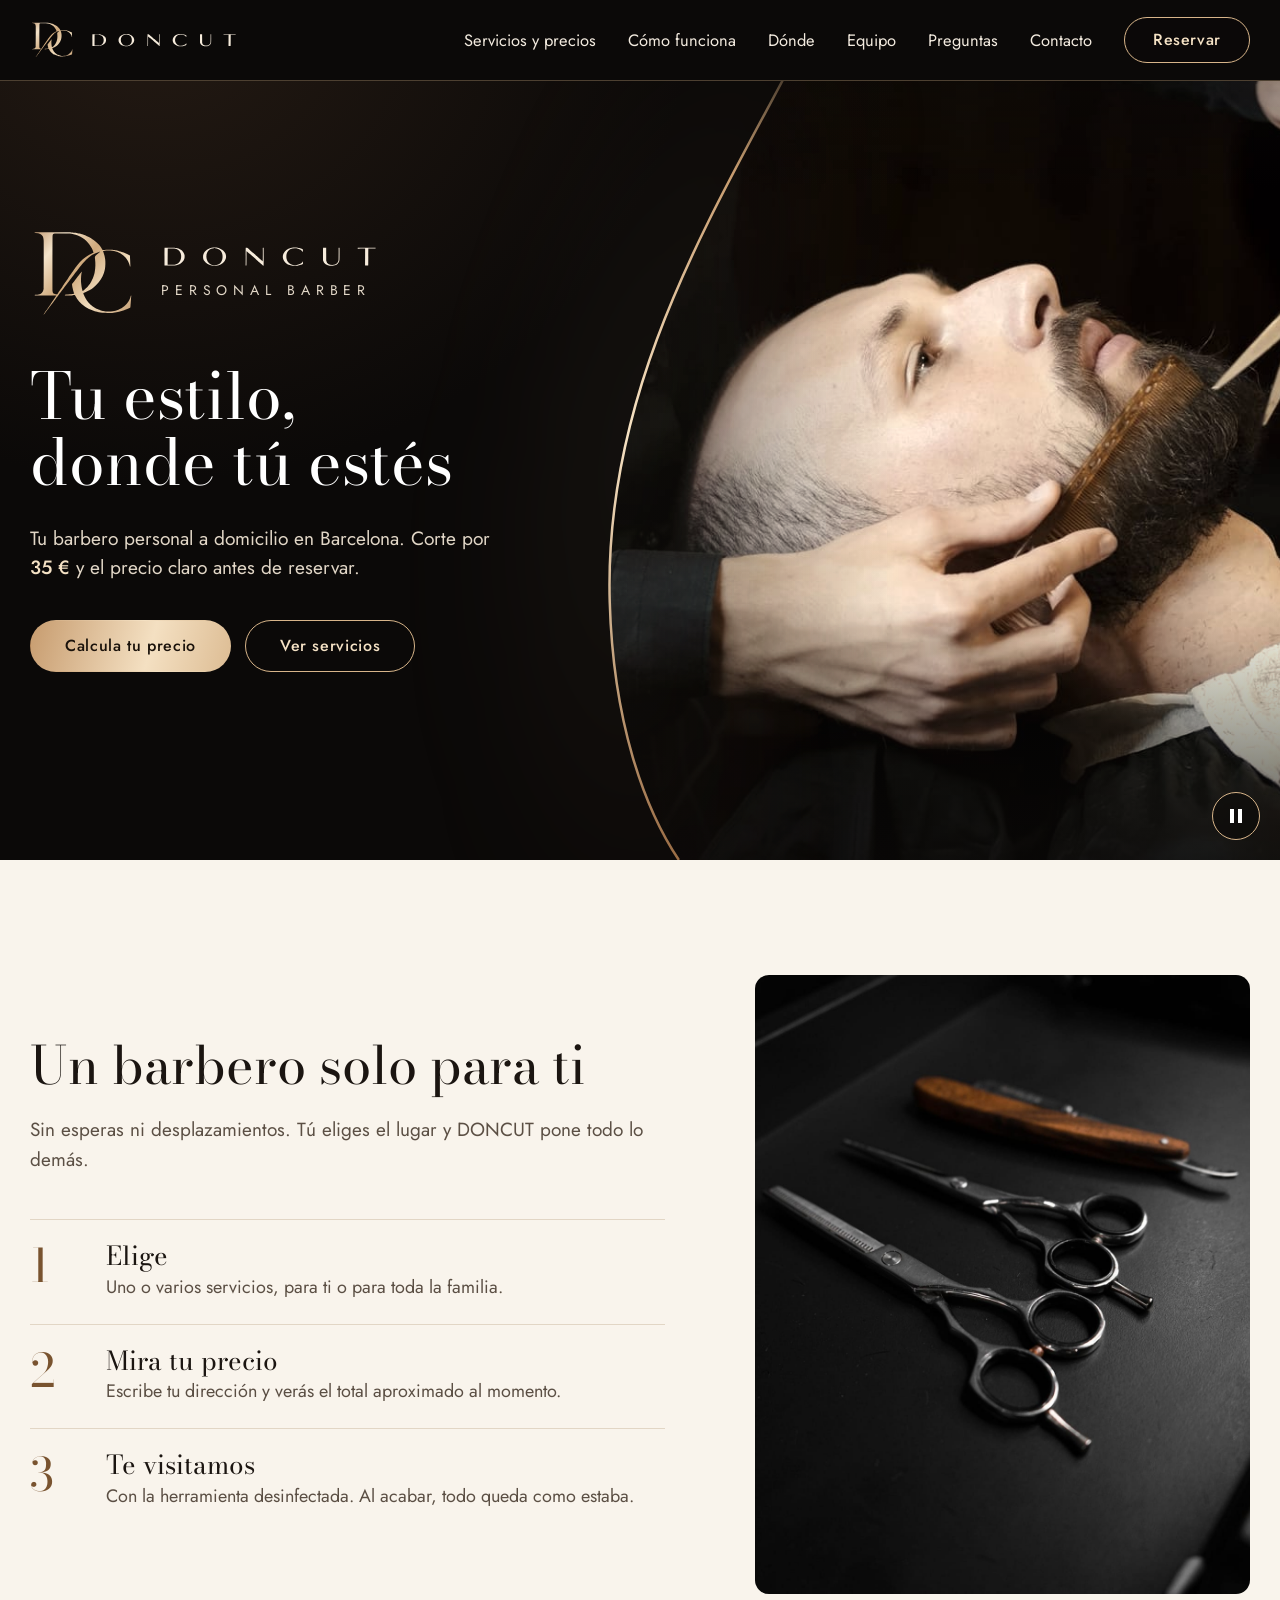
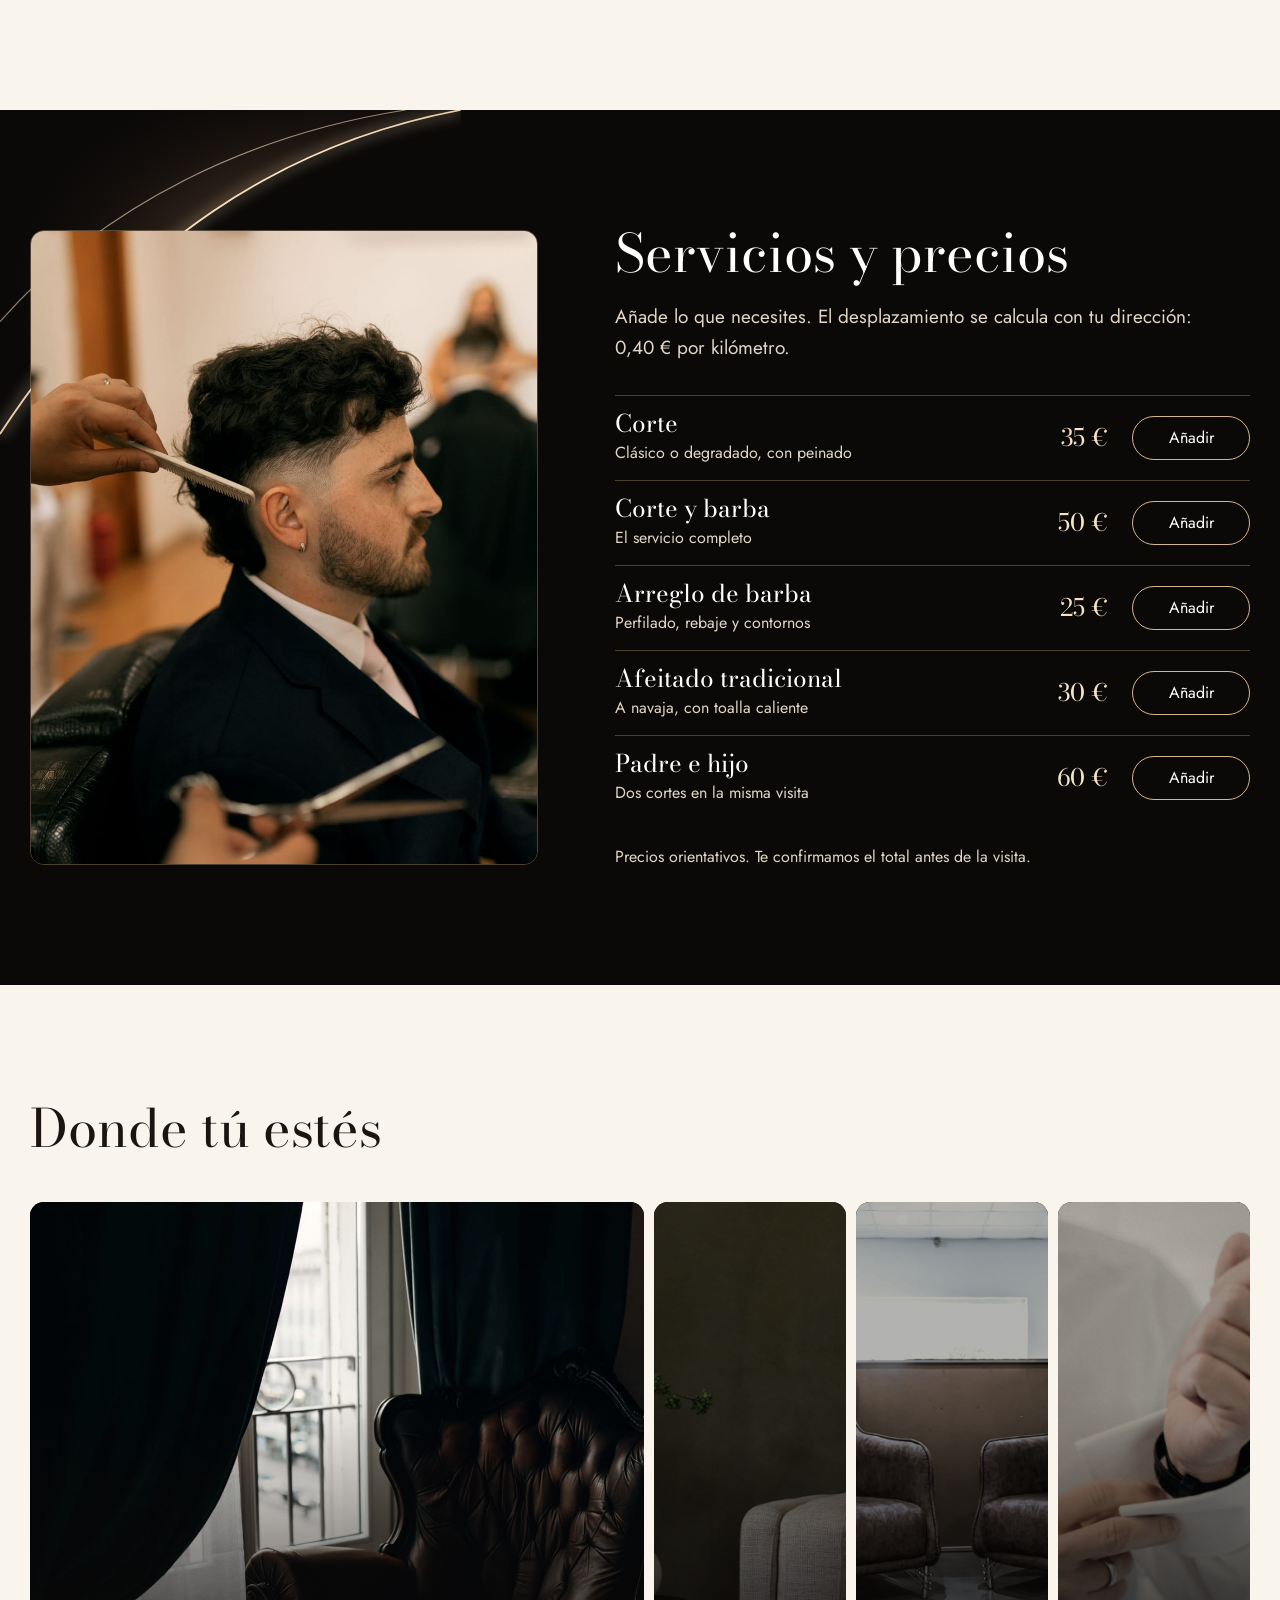
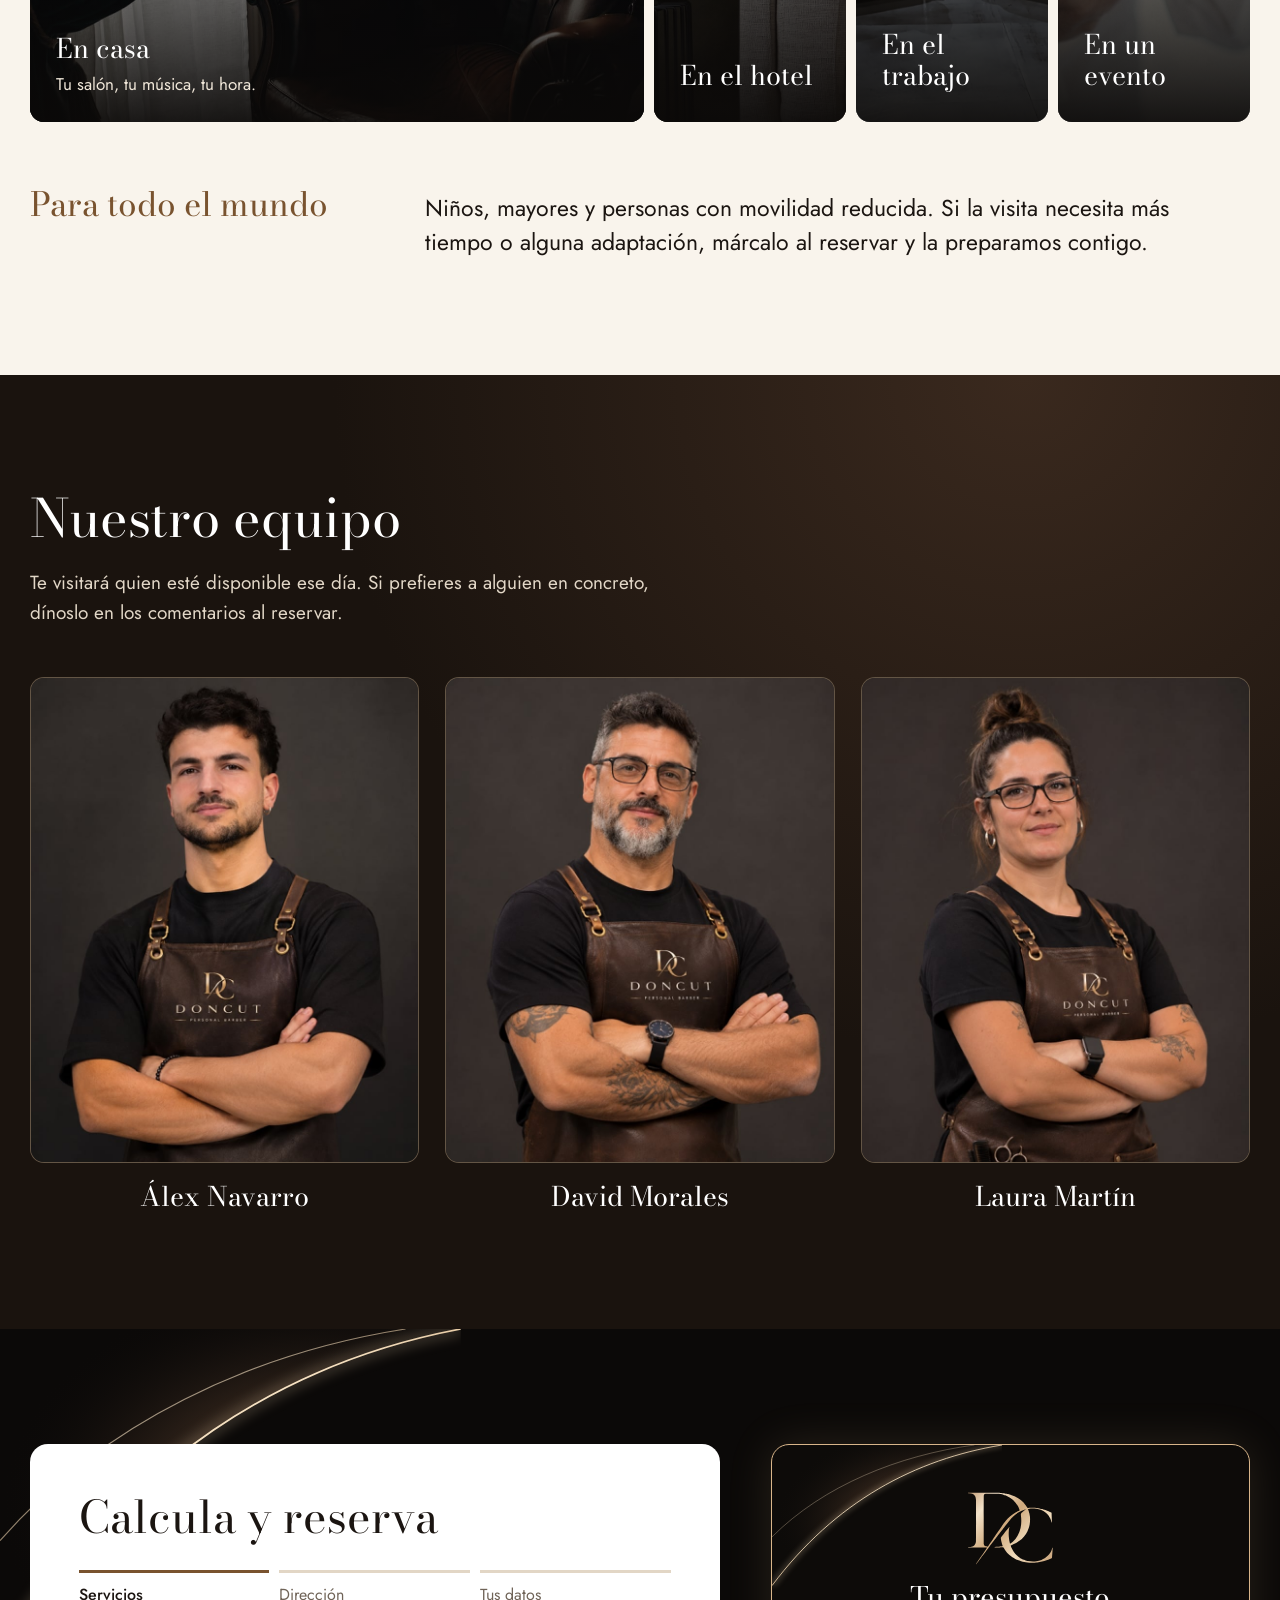
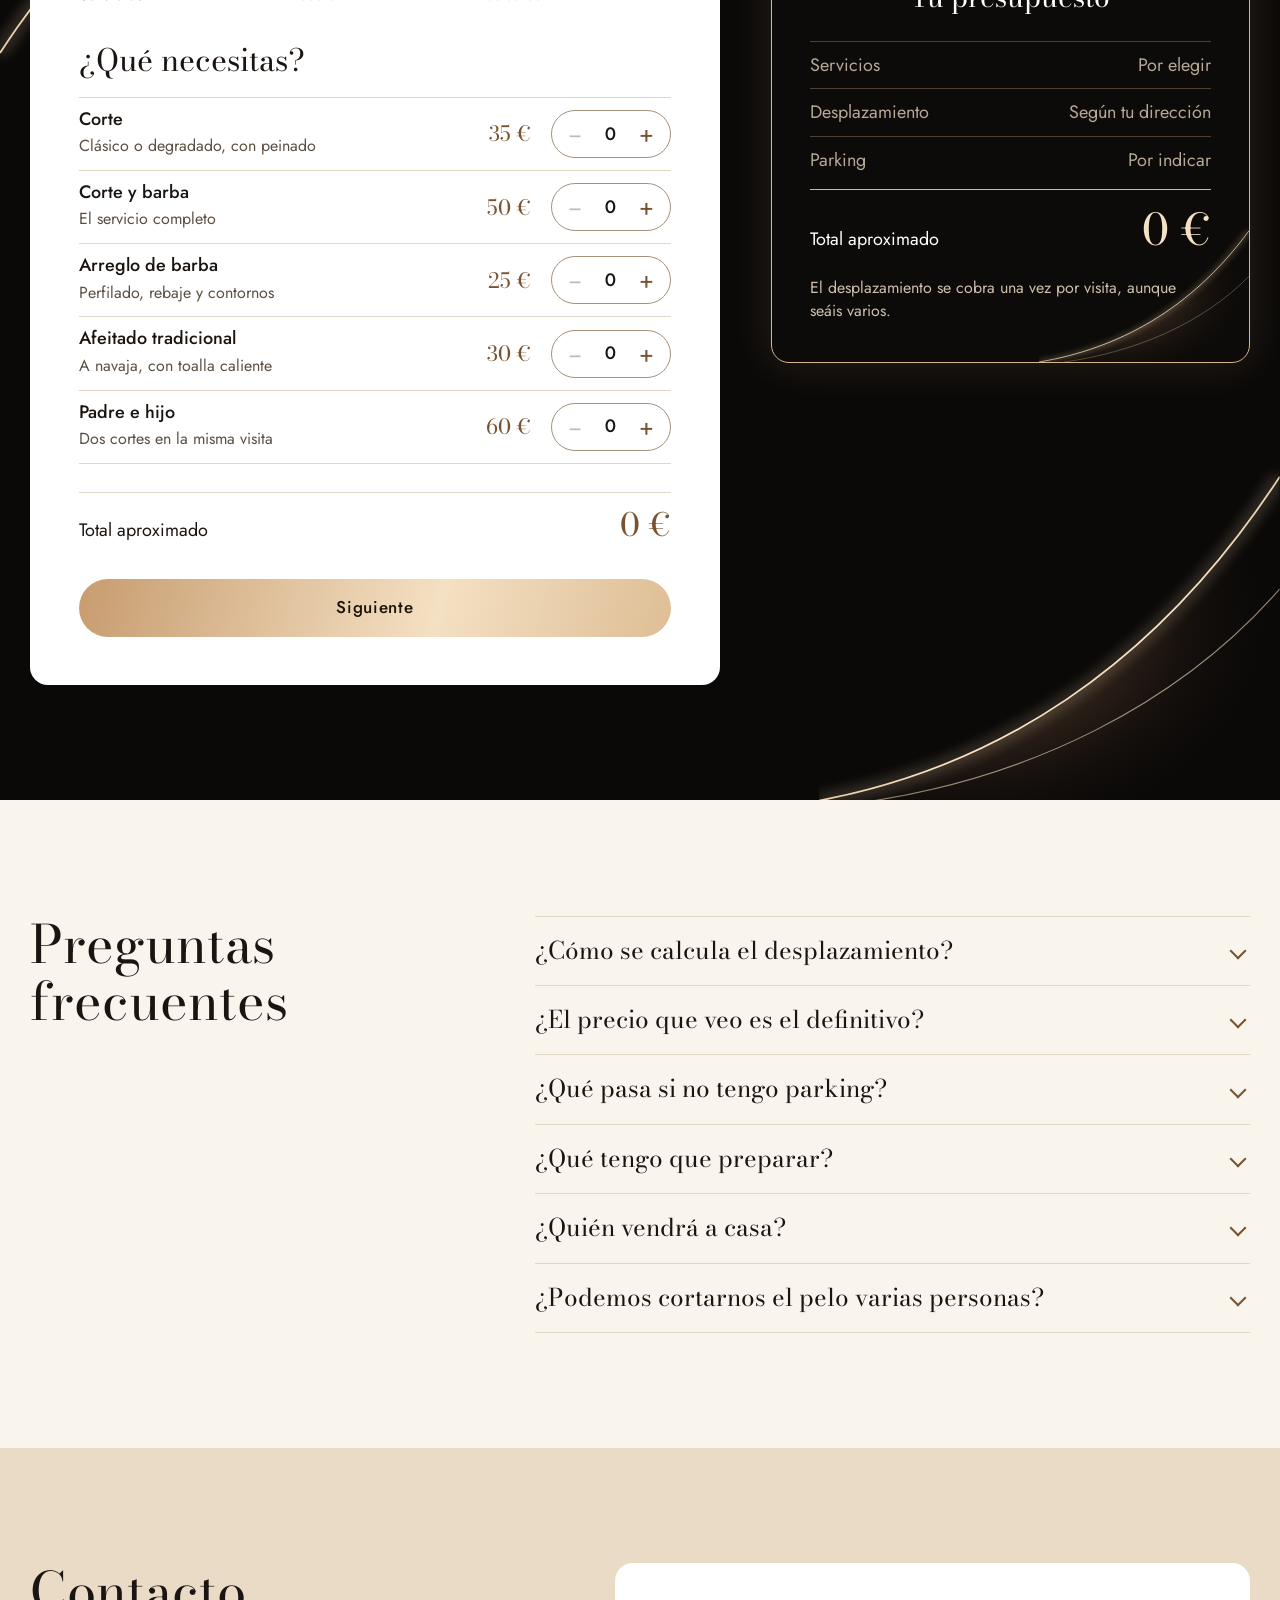
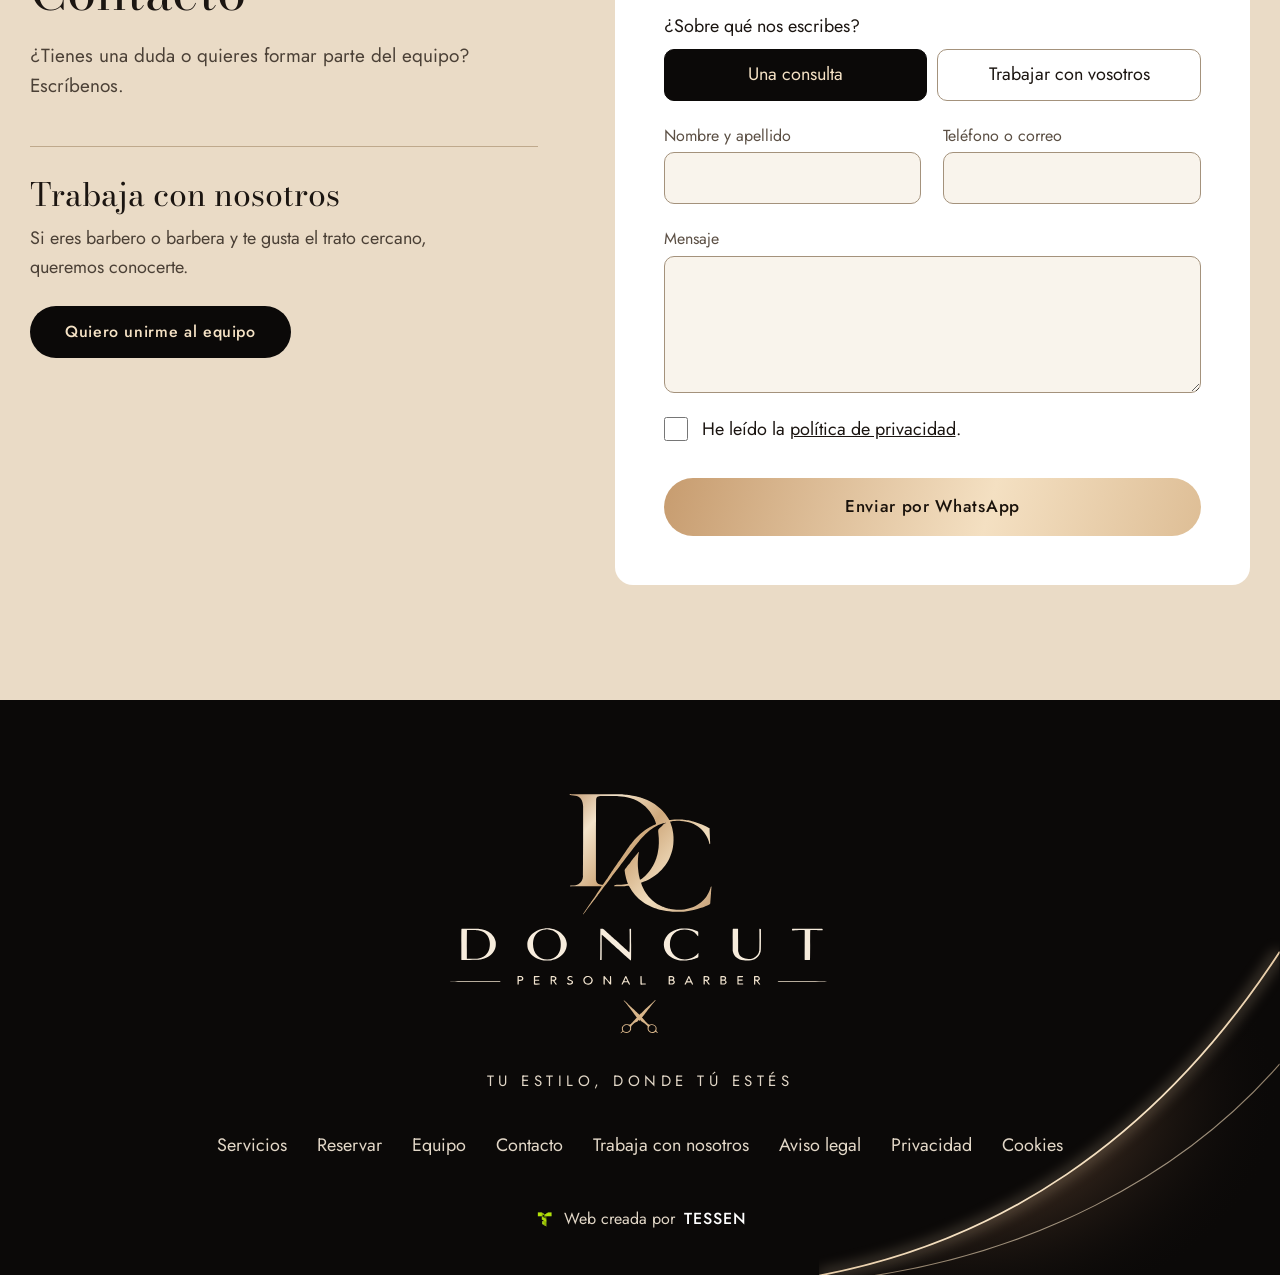
<file: index.html>
<!doctype html>
<html lang="es">
<head>
<meta charset="utf-8">
<meta name="viewport" content="width=device-width, initial-scale=1">
<title>DONCUT | Barbero personal a domicilio en Barcelona</title>
<meta name="description" content="Barbero personal a domicilio en Barcelona. Calcula el precio de tu visita y reserva. Tu estilo, donde tú estés.">
<meta name="robots" content="noindex, nofollow">
<meta name="theme-color" content="#0b0908">
<link rel="icon" href="assets/img/favicon.svg" type="image/svg+xml">
<script>document.documentElement.classList.add("js")</script>
<link rel="stylesheet" href="assets/css/estilos.css">
</head>
<body>
<a class="saltar" href="#contenido">Ir al contenido</a>

<!-- Curvas de luz de la tarjeta, reutilizadas en toda la web -->
<svg width="0" height="0" style="position:absolute" aria-hidden="true" focusable="false">
  <defs>
    <clipPath id="corte-video" clipPathUnits="objectBoundingBox"><path d="M.34 0C.22.2.02.42.03.7C.035.84.08.94.13 1L1 1L1 0Z"/></clipPath>
    <clipPath id="corte-video-movil" clipPathUnits="objectBoundingBox"><path d="M0 0L1 0L1 .78C.8 .99.52 .99.3 .9C.18 .85.08 .86 0 .92Z"/></clipPath>
    <linearGradient id="g-luz" x1="0" y1="0" x2="1" y2="1"><stop offset="0" stop-color="#8a6140"/><stop offset=".4" stop-color="#f7e3c4"/><stop offset=".6" stop-color="#d8b58a"/><stop offset="1" stop-color="#7d5534"/></linearGradient>
    <linearGradient id="g-filo" x1="0" y1="0" x2="0" y2="1"><stop offset=".04" stop-color="#d8b58a" stop-opacity="0"/><stop offset=".2" stop-color="#c79c6f"/><stop offset=".5" stop-color="#f7e3c4"/><stop offset="1" stop-color="#9a6d45"/></linearGradient>
    <radialGradient id="g-seda" cx=".7" cy=".55" r=".7"><stop offset="0" stop-color="#7c5a3e" stop-opacity=".85"/><stop offset=".55" stop-color="#3a2a1f" stop-opacity=".6"/><stop offset="1" stop-color="#0b0908" stop-opacity="0"/></radialGradient>
    <symbol id="esquina" viewBox="0 0 400 320" preserveAspectRatio="none">
      <path d="M0 0H400C250 30 110 120 0 300Z" fill="url(#g-seda)"/>
      <path d="M400 0C250 30 110 120 0 300" fill="none" stroke="#f3d7ae" stroke-opacity=".25" stroke-width="9" style="filter:blur(6px)"/>
      <path d="M400 0C250 30 110 120 0 300" fill="none" stroke="url(#g-luz)" stroke-width="1.6"/>
      <path d="M352 0C220 22 90 86 0 196" fill="none" stroke="url(#g-luz)" stroke-opacity=".6" stroke-width="1"/>
    </symbol>
  </defs>
</svg>

<header class="cabecera" id="cabecera">
  <div class="cabecera__dentro">
    <a class="cabecera__logo" href="#inicio"><img src="assets/img/dc.svg" width="44" height="38" alt=""><img src="assets/img/palabra-doncut.svg" width="148" height="15" alt="DONCUT, inicio"></a>
    <nav class="menu" id="menu" aria-label="Principal">
      <a href="#servicios">Servicios y precios</a>
      <a href="#como">Cómo funciona</a>
      <a href="#donde">Dónde</a>
      <a href="#equipo">Equipo</a>
      <a href="#preguntas">Preguntas</a>
      <a href="#contacto">Contacto</a>
    </nav>
    <a class="boton boton--linea" href="#reserva">Reservar</a>
    <button class="abrir" id="abrir" aria-label="Menú" aria-expanded="false" aria-controls="menu"></button>
  </div>
</header>

<main id="contenido">

<section class="portada" id="inicio">
  <div class="portada__video">
    <div class="portada__recorte"><video id="video" autoplay muted loop playsinline poster="assets/img/portada.jpg" aria-hidden="true"><source src="assets/img/portada.mp4" type="video/mp4"></video></div>
    <svg class="filo filo--ancho" viewBox="0 0 100 100" preserveAspectRatio="none" aria-hidden="true"><path class="filo__halo" d="M34 0C22 20 2 42 3 70C3.5 84 8 94 13 100"/><path class="filo__linea" d="M34 0C22 20 2 42 3 70C3.5 84 8 94 13 100"/></svg>
    <svg class="filo filo--movil" viewBox="0 0 100 100" preserveAspectRatio="none" aria-hidden="true"><path class="filo__halo" d="M100 78C80 99 52 99 30 90C18 85 8 86 0 92"/><path class="filo__linea" d="M100 78C80 99 52 99 30 90C18 85 8 86 0 92"/></svg>
    <button class="pausa" id="pausa" type="button" aria-label="Pausar el vídeo"><span aria-hidden="true"></span></button>
  </div>
  <div class="portada__texto">
    <p class="portada__marca"><img src="assets/img/dc.svg" width="150" height="129" alt=""><span><img src="assets/img/palabra-doncut.svg" width="260" height="26" alt="DONCUT"><small>Personal Barber</small></span></p>
    <h1>Tu estilo, donde tú estés</h1>
    <p class="portada__sub">Tu barbero personal a domicilio en Barcelona. Corte por <strong id="precio-corte">35&nbsp;€</strong> y el precio claro antes de reservar.</p>
    <p class="acciones"><a class="boton boton--oro" href="#reserva">Calcula tu precio</a><a class="boton boton--linea" href="#servicios">Ver servicios</a></p>
  </div>
</section>

<section class="bloque marfil" id="como">
  <div class="como">
    <div class="rv">
      <h2>Un barbero solo para ti</h2>
      <p class="entradilla">Sin esperas ni desplazamientos. Tú eliges el lugar y DONCUT pone todo lo demás.</p>
      <ol class="pasos">
        <li><h3>Elige</h3><p>Uno o varios servicios, para ti o para toda la familia.</p></li>
        <li><h3>Mira tu precio</h3><p>Escribe tu dirección y verás el total aproximado al momento.</p></li>
        <li><h3>Te visitamos</h3><p>Con la herramienta desinfectada. Al acabar, todo queda como estaba.</p></li>
      </ol>
    </div>
    <div class="como__foto rv"><img src="assets/img/herramienta.jpg" width="1100" height="1350" loading="lazy" alt="Navaja y tijeras de barbero sobre una superficie negra"></div>
  </div>
</section>

<section class="bloque negro" id="servicios">
  <svg class="esquina esquina--a" aria-hidden="true"><use href="#esquina"/></svg>
  <div class="servicios">
    <div class="servicios__foto rv" id="fotos"></div>
    <div class="rv">
      <h2>Servicios y precios</h2>
      <p class="entradilla">Añade lo que necesites. El desplazamiento se calcula con tu dirección: 0,40&nbsp;€ por kilómetro.</p>
      <ul class="lista" id="lista"></ul>
      <p class="nota">Precios orientativos. Te confirmamos el total antes de la visita.</p>
    </div>
  </div>
</section>

<section class="bloque marfil" id="donde">
  <h2 class="rv">Donde tú estés</h2>
  <div class="paneles rv">
    <button class="panel activo" data-lugar="En casa" aria-pressed="true"><img src="assets/img/casa.jpg" width="1100" height="1200" loading="lazy" alt=""><span><b>En casa</b><small>Tu salón, tu música, tu hora.</small></span></button>
    <button class="panel" data-lugar="En el hotel" aria-pressed="false"><img src="assets/img/hotel.jpg" width="1100" height="1200" loading="lazy" alt=""><span><b>En el hotel</b><small>En tu habitación, antes de salir.</small></span></button>
    <button class="panel" data-lugar="En el trabajo" aria-pressed="false"><img src="assets/img/despacho.jpg" width="1100" height="1200" loading="lazy" alt=""><span><b>En el trabajo</b><small>Entre dos reuniones.</small></span></button>
    <button class="panel" data-lugar="En un evento" aria-pressed="false"><img src="assets/img/boda.jpg" width="1100" height="1200" loading="lazy" alt=""><span><b>En un evento</b><small>Bodas, celebraciones y rodajes.</small></span></button>
  </div>
  <div class="todos rv">
    <h3>Para todo el mundo</h3>
    <p>Niños, mayores y personas con movilidad reducida. Si la visita necesita más tiempo o alguna adaptación, márcalo al reservar y la preparamos contigo.</p>
  </div>
</section>

<section class="bloque cuero" id="equipo">
  <h2 class="rv">Nuestro equipo</h2>
  <p class="entradilla rv">Te visitará quien esté disponible ese día. Si prefieres a alguien en concreto, dínoslo en los comentarios al reservar.</p>
  <ul class="equipo rv" id="lista-equipo"></ul>
</section>

<section class="bloque negro reserva-bloque" id="reserva">
  <svg class="esquina esquina--b" aria-hidden="true"><use href="#esquina"/></svg>
  <svg class="esquina esquina--c" aria-hidden="true"><use href="#esquina"/></svg>
  <div class="reserva">
    <form class="ficha" id="ficha" novalidate>
      <h2>Calcula y reserva</h2>
      <ol class="progreso" id="progreso"><li class="activo" aria-current="step">Servicios</li><li>Dirección</li><li>Tus datos</li></ol>

      <fieldset class="paso" data-paso="0">
        <legend>¿Qué necesitas?</legend>
        <div class="ancho" id="contadores"></div>
        <p class="fallo ancho" id="e-servicios" role="alert" hidden></p>
      </fieldset>

      <fieldset class="paso" data-paso="1" hidden>
        <legend>¿Dónde vamos?</legend>
        <div class="campo"><label for="lugar">Lugar</label><select id="lugar"><option>En casa</option><option>En el hotel</option><option>En el trabajo</option><option>En un evento</option></select></div>
        <div class="campo" id="c-sitio" hidden><label for="sitio" id="l-sitio">Nombre del hotel</label><input id="sitio" type="text" autocomplete="organization"></div>
        <div class="campo c4"><label for="calle">Calle</label><input id="calle" type="text" autocomplete="address-line1" aria-describedby="e-calle" placeholder="Carrer de Balmes"><p class="fallo" id="e-calle" hidden></p></div>
        <div class="campo c2"><label for="numero">Número</label><input id="numero" type="text" maxlength="8" aria-describedby="e-numero"><p class="fallo" id="e-numero" hidden></p></div>
        <div class="campo c2"><label for="escalera">Escalera</label><input id="escalera" type="text" maxlength="10" placeholder="Opcional"></div>
        <div class="campo c2"><label for="piso" id="l-piso">Piso</label><input id="piso" type="text" maxlength="20" placeholder="3.º o casa" aria-describedby="e-piso"><p class="fallo" id="e-piso" hidden></p></div>
        <div class="campo c2"><label for="puerta">Puerta</label><input id="puerta" type="text" maxlength="10" placeholder="Opcional"></div>
        <div class="campo"><label for="cp">Código postal</label><input id="cp" type="text" inputmode="numeric" maxlength="5" autocomplete="postal-code" aria-describedby="e-cp"><p class="fallo" id="e-cp" hidden></p></div>
        <div class="campo"><label for="poblacion">Población</label><input id="poblacion" type="text" autocomplete="address-level2" value="Barcelona" aria-describedby="e-poblacion"><p class="fallo" id="e-poblacion" hidden></p></div>
        <div class="distancia ancho" id="distancia" role="status"><span id="distancia-texto">Escribe la dirección y calculamos el desplazamiento.</span></div>
        <div class="ancho opciones" role="radiogroup" aria-labelledby="t-parking" aria-describedby="e-parking">
          <p id="t-parking">¿Nos facilitas parking? Si no, se suman <span id="pk-precio">7&nbsp;€</span>, la media de 2 horas en zona azul o verde.</p>
          <div class="opciones__fila">
            <label><input type="radio" name="parking" id="pk-si" value="si"><span>Sí</span></label>
            <label><input type="radio" name="parking" id="pk-no" value="no"><span>No</span></label>
            <label><input type="radio" name="parking" id="pk-ns" value="ns"><span>No lo sé</span></label>
          </div>
          <p class="fallo" id="e-parking" hidden></p>
        </div>
        <div class="campo ancho"><label for="acceso">Indicaciones para llegar</label><input id="acceso" type="text" placeholder="Timbre, portería, plaza de parking (opcional)"></div>
      </fieldset>

      <fieldset class="paso" data-paso="2" hidden>
        <legend>¿Cuándo y a nombre de quién?</legend>
        <div class="campo"><label for="dia">Día</label><input id="dia" type="date" aria-describedby="e-dia"><p class="fallo" id="e-dia" hidden></p></div>
        <div class="campo"><label for="franja">Franja</label><select id="franja"><option>Por la mañana</option><option>A mediodía</option><option>Por la tarde</option><option>A partir de las 20 h</option></select></div>
        <div class="campo ancho"><label for="nombre">Nombre y apellido</label><input id="nombre" type="text" autocomplete="name" aria-describedby="e-nombre"><p class="fallo" id="e-nombre" hidden></p></div>
        <div class="campo ancho"><label for="notas">Comentarios</label><textarea id="notas" rows="3" aria-describedby="a-notas" placeholder="Opcional"></textarea><p class="ayuda" id="a-notas">Si prefieres a alguien del equipo, escríbelo aquí. Si no, irá quien esté disponible.</p></div>
        <div class="ancho casilla"><label for="adaptada"><input id="adaptada" type="checkbox"><span>Necesito más tiempo o una visita adaptada.</span></label></div>
        <div class="ancho casilla"><label for="acepto"><input id="acepto" type="checkbox" aria-describedby="e-acepto"><span>He leído la <a href="politica-privacidad.html" target="_blank">política de privacidad</a>.</span></label><p class="fallo" id="e-acepto" hidden></p></div>
      </fieldset>

      <p class="total-corto" aria-hidden="true"><span>Total aproximado</span><b id="total-corto">0 €</b></p>
      <div class="ficha__acciones">
        <button class="atras" id="atras" type="button" hidden>Atrás</button>
        <button class="boton boton--oro" id="seguir" type="submit">Siguiente</button>
      </div>
      <div class="resumen" id="resumen" role="status" hidden><strong id="resumen-titulo"></strong><pre id="resumen-texto"></pre></div>
    </form>

    <aside class="tarjeta" aria-label="Tu presupuesto">
      <svg class="esquina tarjeta__a" aria-hidden="true"><use href="#esquina"/></svg>
      <svg class="esquina tarjeta__b" aria-hidden="true"><use href="#esquina"/></svg>
      <div class="tarjeta__dentro">
        <img class="tarjeta__logo" src="assets/img/dc.svg" width="92" height="79" alt="">
        <h3>Tu presupuesto</h3>
        <ul class="lineas" id="lineas"></ul>
        <p class="total" role="status"><span>Total aproximado</span><b id="total">0 €</b></p>
        <dl class="cita" id="cita"></dl>
        <p class="tarjeta__nota">El desplazamiento se cobra una vez por visita, aunque seáis varios.</p>
      </div>
    </aside>
  </div>
</section>

<section class="bloque marfil" id="preguntas">
  <div class="preguntas">
    <h2 class="rv">Preguntas frecuentes</h2>
    <div class="rv">
      <details><summary>¿Cómo se calcula el desplazamiento?</summary><p>Son 0,40&nbsp;€ en total por cada kilómetro por carretera entre la Ronda del General Mitre de Barcelona y tu dirección. Se suma una sola vez por visita.</p></details>
      <details><summary>¿El precio que veo es el definitivo?</summary><p>Es una estimación bastante ajustada. Te confirmamos el total por WhatsApp antes de cerrar la cita.</p></details>
      <details><summary>¿Qué pasa si no tengo parking?</summary><p>No hay problema. Sumamos 7&nbsp;€, la media de 2 horas en zona azul o verde según las tarifas de Barcelona de 2026. Si facilitas plaza, no se suma nada.</p></details>
      <details><summary>¿Qué tengo que preparar?</summary><p>Una silla, un enchufe y buena luz. Traemos el resto y protegemos el suelo.</p></details>
      <details><summary>¿Quién vendrá a casa?</summary><p>Alguien de nuestro equipo, según la disponibilidad. Si quieres que vaya una persona en concreto, escríbelo en los comentarios de la reserva.</p></details>
      <details><summary>¿Podemos cortarnos el pelo varias personas?</summary><p>Sí. Añade los servicios de cada una y pagaréis un único desplazamiento.</p></details>
    </div>
  </div>
</section>

<section class="bloque arena" id="contacto">
  <div class="contacto">
    <div class="rv">
      <h2>Contacto</h2>
      <p class="entradilla">¿Tienes una duda o quieres formar parte del equipo? Escríbenos.</p>
      <div class="unete">
        <h3>Trabaja con nosotros</h3>
        <p>Si eres barbero o barbera y te gusta el trato cercano, queremos conocerte.</p>
        <button class="boton boton--negro" type="button" id="quiero-trabajar">Quiero unirme al equipo</button>
      </div>
    </div>
    <form class="ficha" id="f-contacto" novalidate>
      <div class="paso">
        <div class="ancho opciones" role="radiogroup" aria-labelledby="t-motivo">
          <p id="t-motivo">¿Sobre qué nos escribes?</p>
          <div class="opciones__fila opciones__fila--dos">
            <label><input type="radio" name="motivo" id="m-consulta" value="consulta" checked><span>Una consulta</span></label>
            <label><input type="radio" name="motivo" id="m-trabajo" value="trabajo"><span>Trabajar con vosotros</span></label>
          </div>
        </div>
        <div class="campo"><label for="c-nombre">Nombre y apellido</label><input id="c-nombre" type="text" autocomplete="name" aria-describedby="e-c-nombre"><p class="fallo" id="e-c-nombre" hidden></p></div>
        <div class="campo"><label for="c-via">Teléfono o correo</label><input id="c-via" type="text" aria-describedby="e-c-via"><p class="fallo" id="e-c-via" hidden></p></div>
        <div class="campo solo-trabajo" hidden><label for="c-anos">Años de experiencia</label><select id="c-anos"><option>Estoy empezando</option><option>De 1 a 3 años</option><option>De 4 a 10 años</option><option>Más de 10 años</option></select></div>
        <div class="campo solo-trabajo" hidden><label for="c-zona">Zona en la que trabajarías</label><input id="c-zona" type="text" placeholder="Opcional"></div>
        <div class="campo ancho solo-trabajo" hidden><label for="c-enlace">Enlace a tu trabajo</label><input id="c-enlace" type="text" inputmode="url" placeholder="Instagram o portfolio (opcional)"></div>
        <div class="campo ancho"><label for="c-mensaje" id="l-mensaje">Mensaje</label><textarea id="c-mensaje" rows="4" aria-describedby="e-c-mensaje a-cv"></textarea><p class="fallo" id="e-c-mensaje" hidden></p><p class="ayuda solo-trabajo" id="a-cv" hidden>Podrás enviarnos tu currículum por WhatsApp.</p></div>
        <div class="ancho casilla"><label for="c-acepto"><input id="c-acepto" type="checkbox" aria-describedby="e-c-acepto"><span>He leído la <a href="politica-privacidad.html" target="_blank">política de privacidad</a>.</span></label><p class="fallo" id="e-c-acepto" hidden></p></div>
      </div>
      <div class="ficha__acciones"><button class="boton boton--oro" type="submit" id="c-enviar">Enviar por WhatsApp</button></div>
      <div class="resumen" id="c-resumen" role="status" hidden><strong id="c-resumen-titulo"></strong><pre id="c-resumen-texto"></pre></div>
    </form>
  </div>
</section>

</main>

<footer class="pie">
  <svg class="esquina esquina--c" aria-hidden="true"><use href="#esquina"/></svg>
  <img class="pie__logo" src="assets/img/logo-doncut.svg" width="420" height="262" loading="lazy" alt="DONCUT, Personal Barber">
  <p class="pie__lema">Tu estilo, donde tú estés</p>
  <p class="pie__fila"><a href="#servicios">Servicios</a><a href="#reserva">Reservar</a><a href="#equipo">Equipo</a><a href="#contacto">Contacto</a><a href="#contacto" data-trabajo>Trabaja con nosotros</a><a href="aviso-legal.html">Aviso legal</a><a href="politica-privacidad.html">Privacidad</a><a href="politica-cookies.html">Cookies</a></p>
  <a class="firma" href="https://tessenconsulting.com" target="_blank" rel="noopener"><img src="assets/img/tessen.png" width="22" height="19" alt="">Web creada por <b>TESSEN</b></a>
</footer>

<div class="cesta" id="cesta"><p><span id="cesta-n"></span> <b id="cesta-total"></b></p><a class="boton boton--oro" href="#reserva">Continuar</a></div>

<script src="assets/js/precios.js"></script>
<script src="assets/js/web.js"></script>
</body>
</html>
</file>
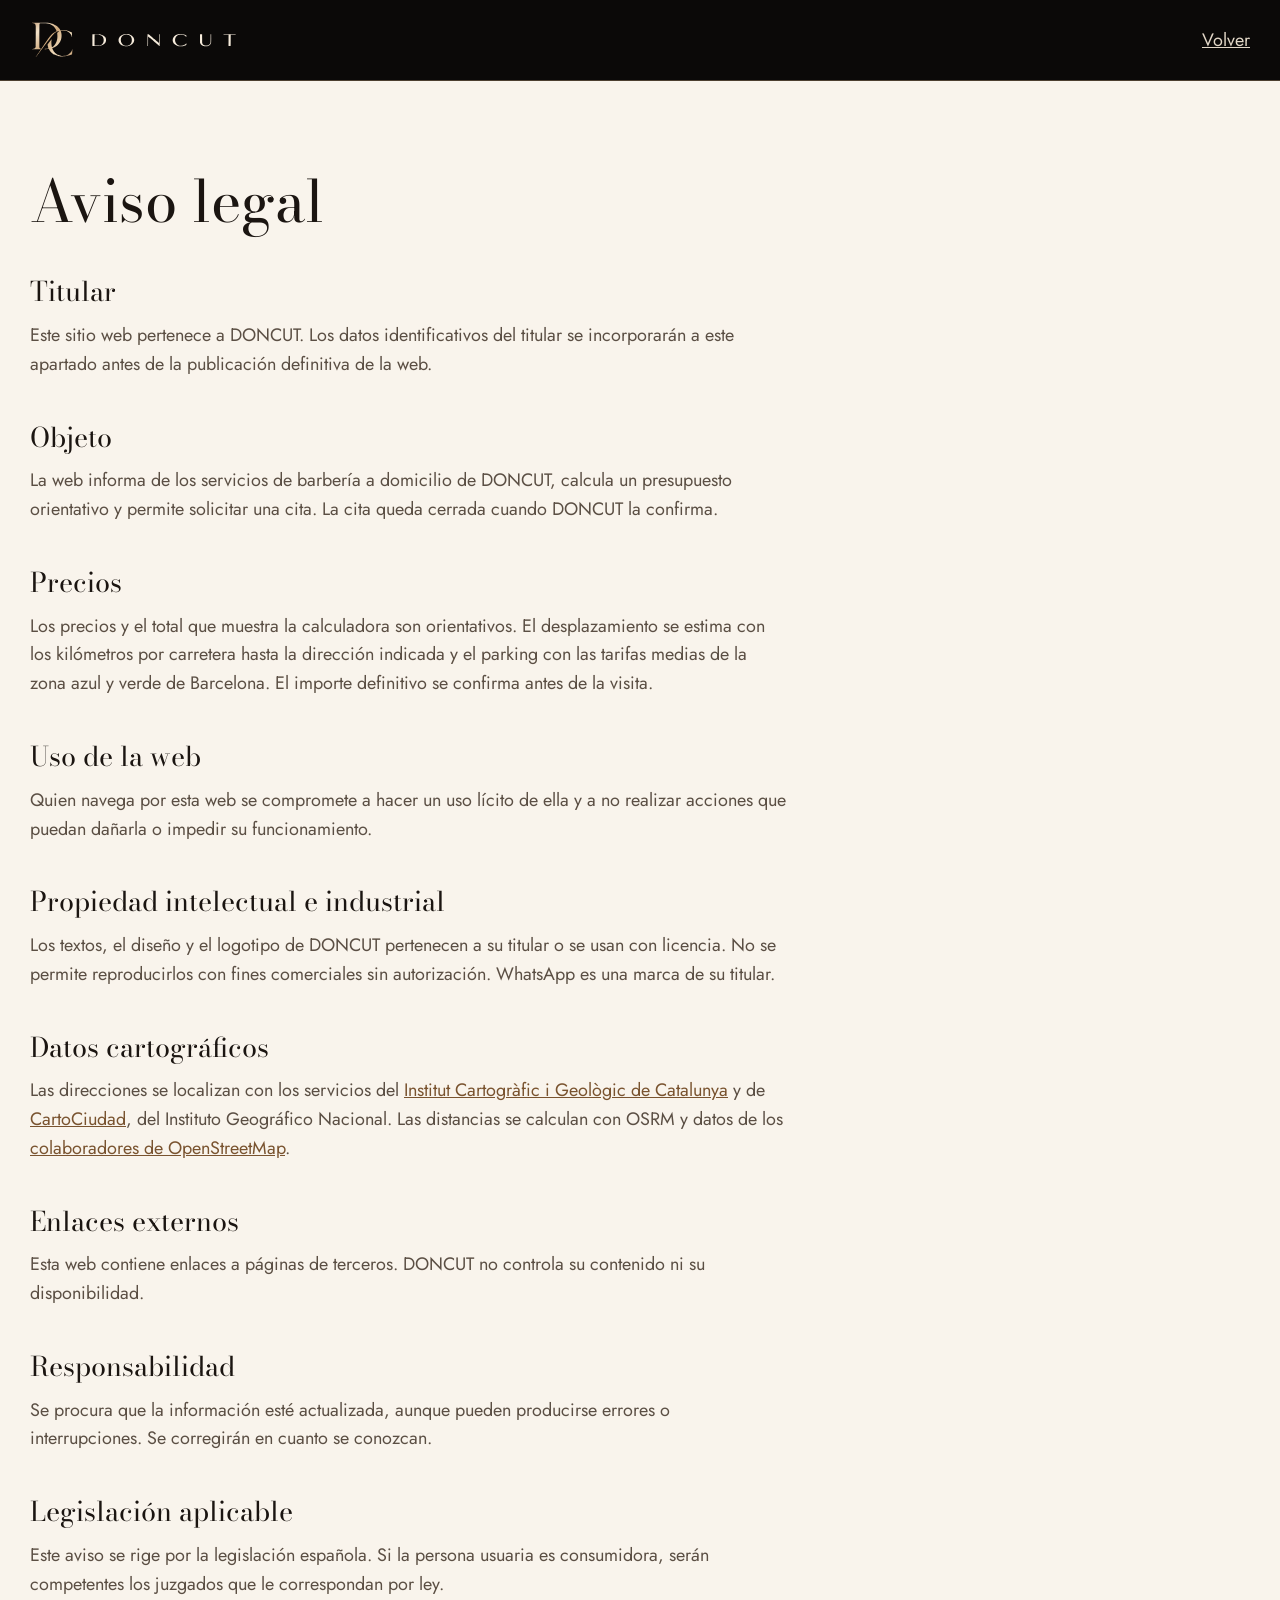
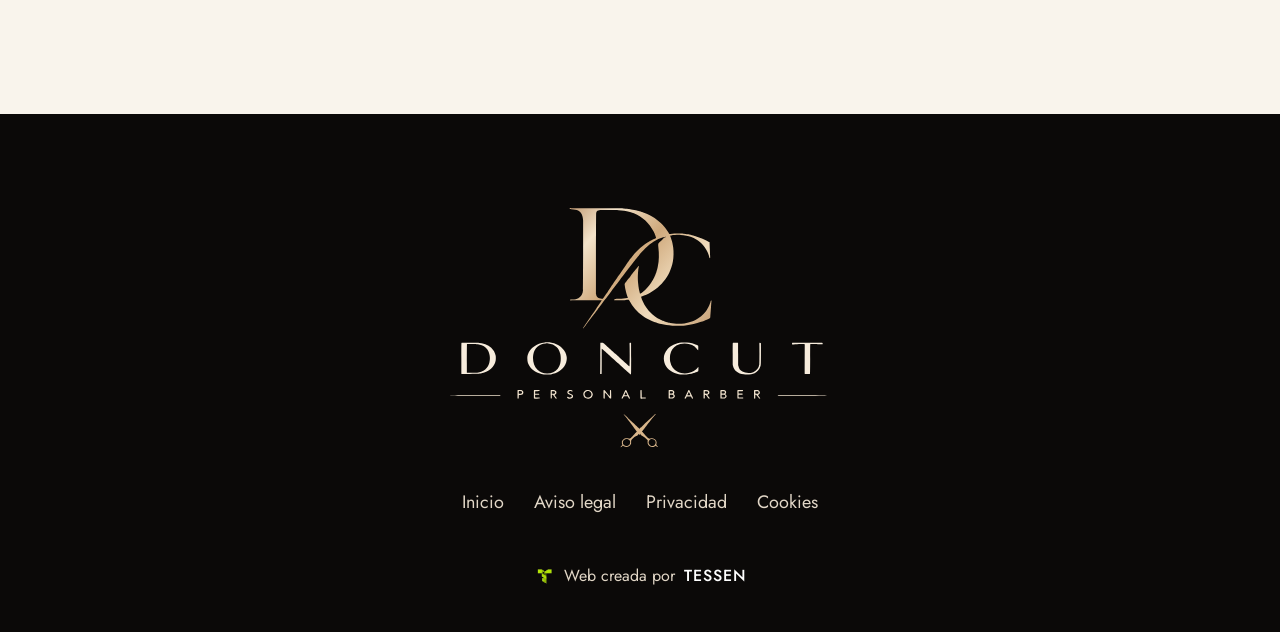
<file: aviso-legal.html>
<!doctype html>
<html lang="es">
<head>
<meta charset="utf-8">
<meta name="viewport" content="width=device-width, initial-scale=1">
<title>Aviso legal | DONCUT</title>
<meta name="robots" content="noindex, nofollow">
<meta name="theme-color" content="#0b0908">
<link rel="icon" href="assets/img/favicon.svg" type="image/svg+xml">
<link rel="stylesheet" href="assets/css/estilos.css">
</head>
<body>
<header class="cabecera fija"><div class="cabecera__dentro"><a class="cabecera__logo" href="index.html"><img src="assets/img/dc.svg" width="44" height="38" alt=""><img src="assets/img/palabra-doncut.svg" width="148" height="15" alt="DONCUT, inicio"></a><a class="volver" href="index.html">Volver</a></div></header>
<main class="legal">
<h1>Aviso legal</h1>
<h2>Titular</h2>
<p>Este sitio web pertenece a DONCUT. Los datos identificativos del titular se incorporarán a este apartado antes de la publicación definitiva de la web.</p>
<h2>Objeto</h2>
<p>La web informa de los servicios de barbería a domicilio de DONCUT, calcula un presupuesto orientativo y permite solicitar una cita. La cita queda cerrada cuando DONCUT la confirma.</p>
<h2>Precios</h2>
<p>Los precios y el total que muestra la calculadora son orientativos. El desplazamiento se estima con los kilómetros por carretera hasta la dirección indicada y el parking con las tarifas medias de la zona azul y verde de Barcelona. El importe definitivo se confirma antes de la visita.</p>
<h2>Uso de la web</h2>
<p>Quien navega por esta web se compromete a hacer un uso lícito de ella y a no realizar acciones que puedan dañarla o impedir su funcionamiento.</p>
<h2>Propiedad intelectual e industrial</h2>
<p>Los textos, el diseño y el logotipo de DONCUT pertenecen a su titular o se usan con licencia. No se permite reproducirlos con fines comerciales sin autorización. WhatsApp es una marca de su titular.</p>
<h2>Datos cartográficos</h2>
<p>Las direcciones se localizan con los servicios del <a href="https://www.icgc.cat" target="_blank" rel="noopener">Institut Cartogràfic i Geològic de Catalunya</a> y de <a href="https://www.cartociudad.es" target="_blank" rel="noopener">CartoCiudad</a>, del Instituto Geográfico Nacional. Las distancias se calculan con OSRM y datos de los <a href="https://www.openstreetmap.org/copyright" target="_blank" rel="noopener">colaboradores de OpenStreetMap</a>.</p>
<h2>Enlaces externos</h2>
<p>Esta web contiene enlaces a páginas de terceros. DONCUT no controla su contenido ni su disponibilidad.</p>
<h2>Responsabilidad</h2>
<p>Se procura que la información esté actualizada, aunque pueden producirse errores o interrupciones. Se corregirán en cuanto se conozcan.</p>
<h2>Legislación aplicable</h2>
<p>Este aviso se rige por la legislación española. Si la persona usuaria es consumidora, serán competentes los juzgados que le correspondan por ley.</p>
</main>
<footer class="pie">
  <img class="pie__logo" src="assets/img/logo-doncut.svg" width="420" height="262" alt="DONCUT, Personal Barber">
  <p class="pie__fila"><a href="index.html">Inicio</a><a href="aviso-legal.html">Aviso legal</a><a href="politica-privacidad.html">Privacidad</a><a href="politica-cookies.html">Cookies</a></p>
  <a class="firma" href="https://tessenconsulting.com" target="_blank" rel="noopener"><img src="assets/img/tessen.png" width="22" height="19" alt="">Web creada por <b>TESSEN</b></a>
</footer>
</body>
</html>
</file>
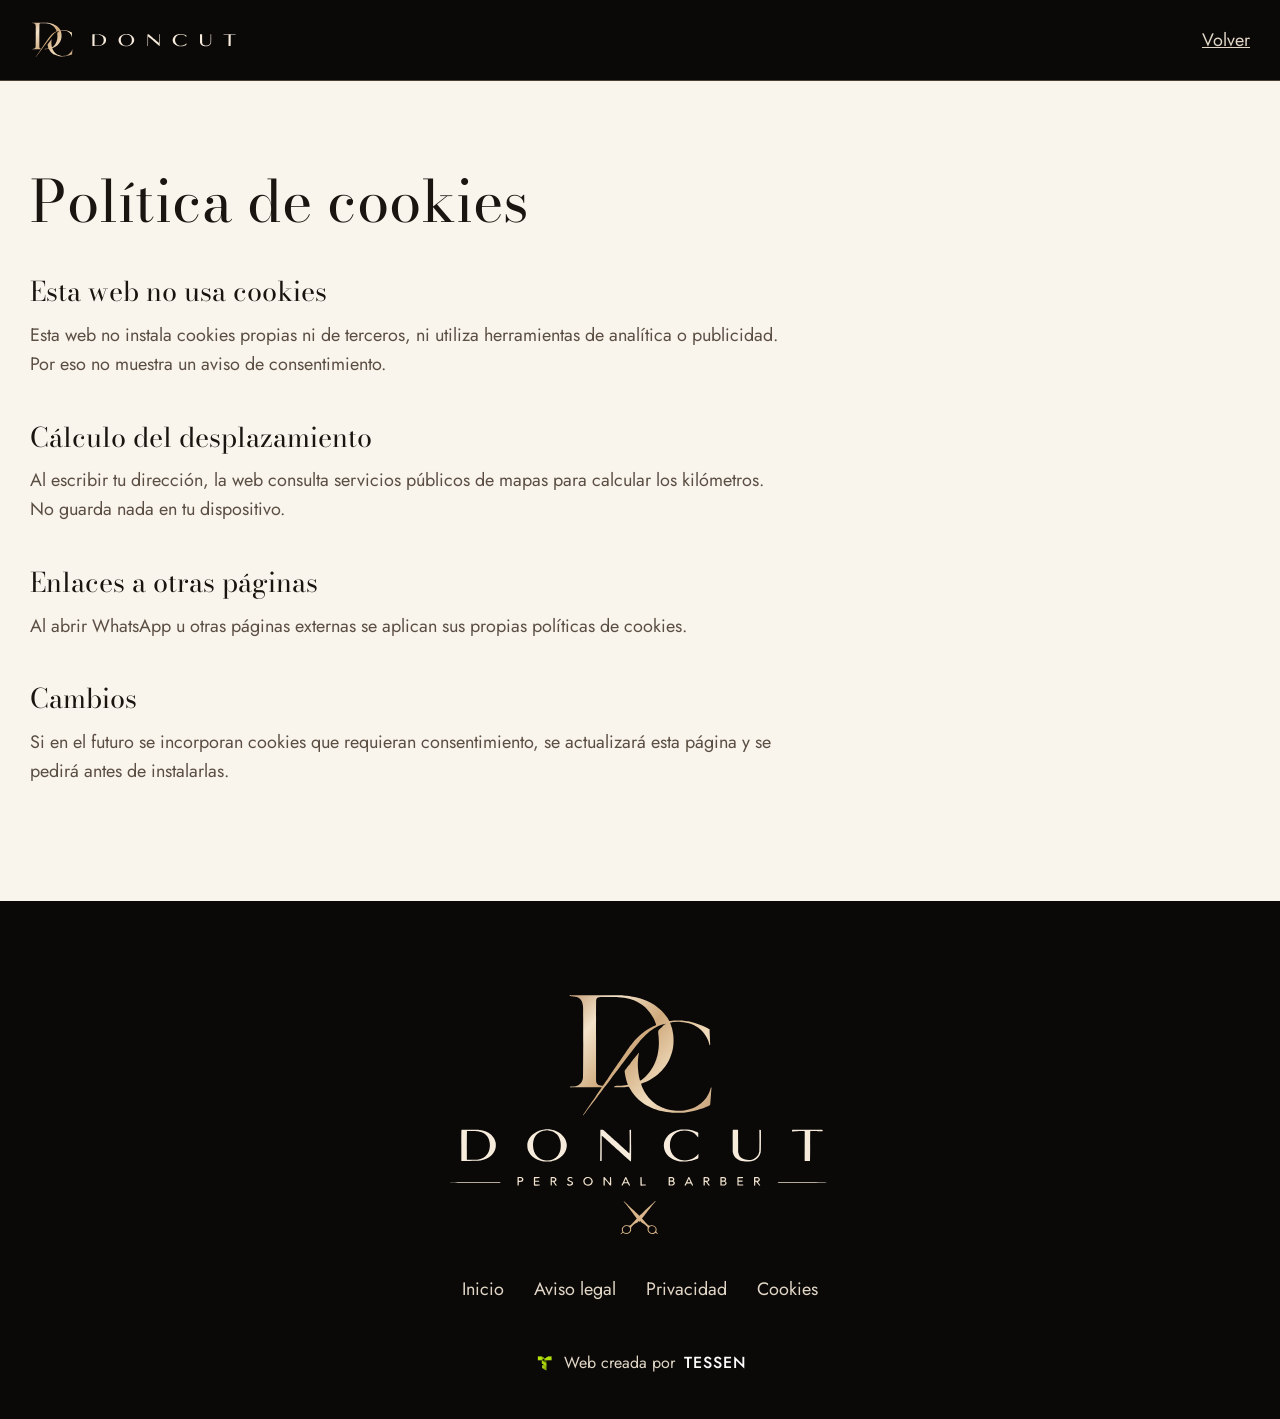
<file: politica-cookies.html>
<!doctype html>
<html lang="es">
<head>
<meta charset="utf-8">
<meta name="viewport" content="width=device-width, initial-scale=1">
<title>Política de cookies | DONCUT</title>
<meta name="robots" content="noindex, nofollow">
<meta name="theme-color" content="#0b0908">
<link rel="icon" href="assets/img/favicon.svg" type="image/svg+xml">
<link rel="stylesheet" href="assets/css/estilos.css">
</head>
<body>
<header class="cabecera fija"><div class="cabecera__dentro"><a class="cabecera__logo" href="index.html"><img src="assets/img/dc.svg" width="44" height="38" alt=""><img src="assets/img/palabra-doncut.svg" width="148" height="15" alt="DONCUT, inicio"></a><a class="volver" href="index.html">Volver</a></div></header>
<main class="legal">
<h1>Política de cookies</h1>
<h2>Esta web no usa cookies</h2>
<p>Esta web no instala cookies propias ni de terceros, ni utiliza herramientas de analítica o publicidad. Por eso no muestra un aviso de consentimiento.</p>
<h2>Cálculo del desplazamiento</h2>
<p>Al escribir tu dirección, la web consulta servicios públicos de mapas para calcular los kilómetros. No guarda nada en tu dispositivo.</p>
<h2>Enlaces a otras páginas</h2>
<p>Al abrir WhatsApp u otras páginas externas se aplican sus propias políticas de cookies.</p>
<h2>Cambios</h2>
<p>Si en el futuro se incorporan cookies que requieran consentimiento, se actualizará esta página y se pedirá antes de instalarlas.</p>
</main>
<footer class="pie">
  <img class="pie__logo" src="assets/img/logo-doncut.svg" width="420" height="262" alt="DONCUT, Personal Barber">
  <p class="pie__fila"><a href="index.html">Inicio</a><a href="aviso-legal.html">Aviso legal</a><a href="politica-privacidad.html">Privacidad</a><a href="politica-cookies.html">Cookies</a></p>
  <a class="firma" href="https://tessenconsulting.com" target="_blank" rel="noopener"><img src="assets/img/tessen.png" width="22" height="19" alt="">Web creada por <b>TESSEN</b></a>
</footer>
</body>
</html>
</file>
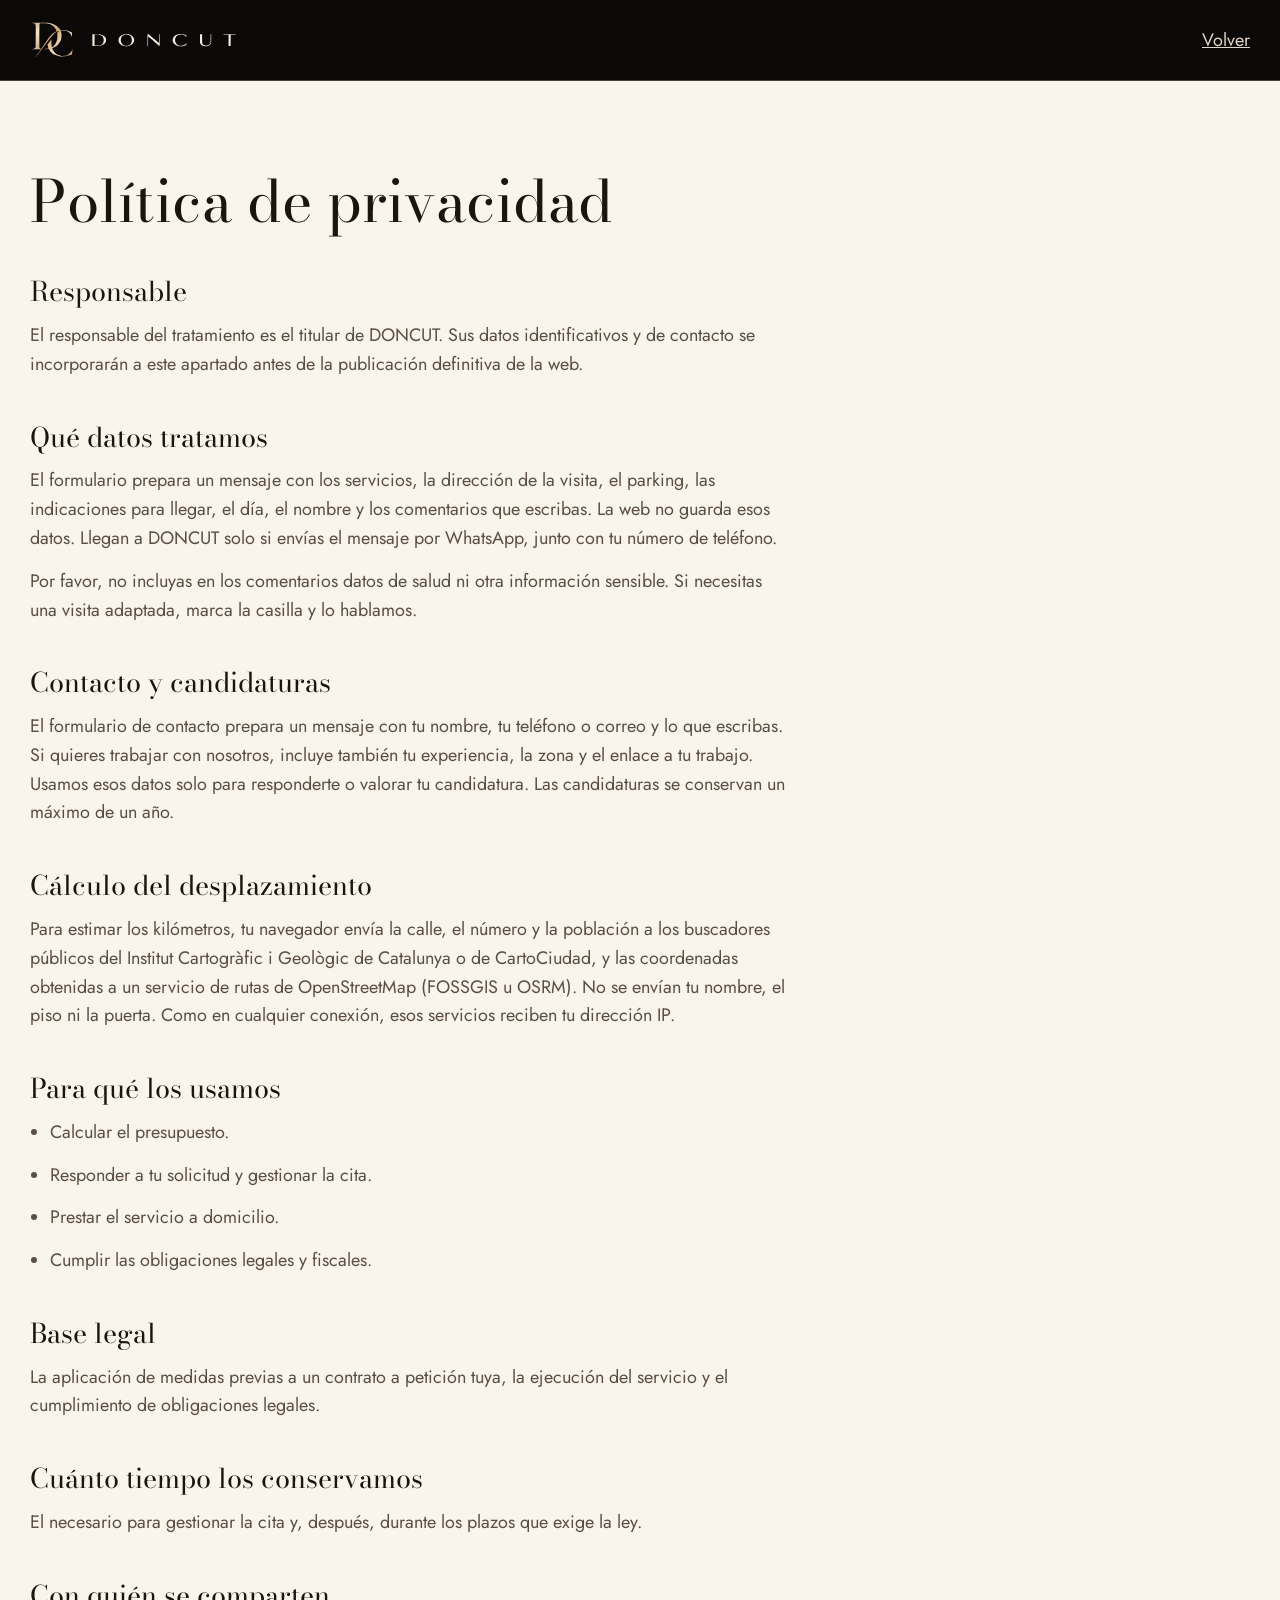
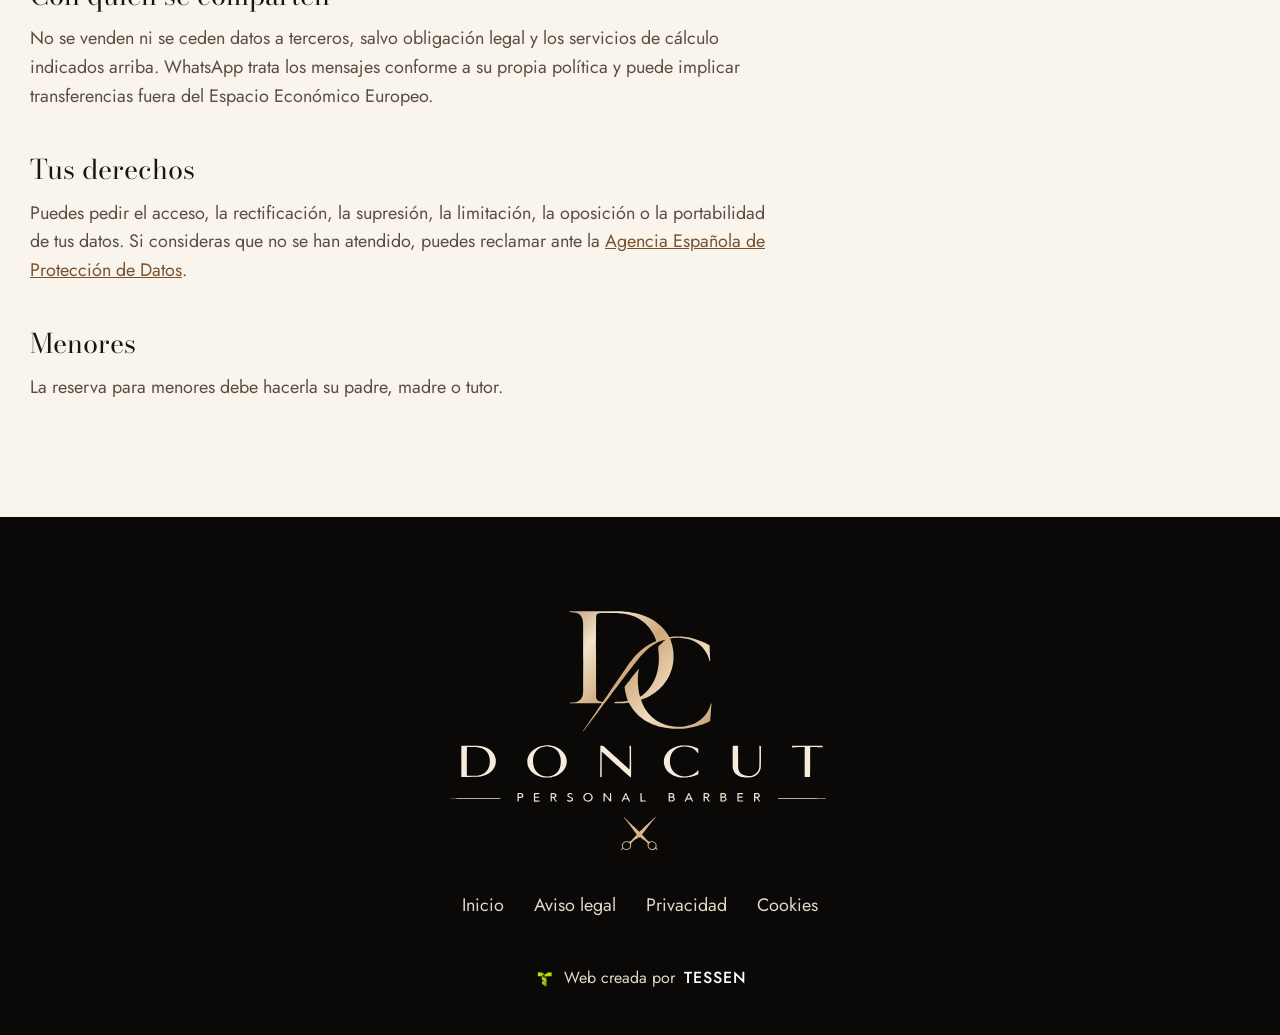
<file: politica-privacidad.html>
<!doctype html>
<html lang="es">
<head>
<meta charset="utf-8">
<meta name="viewport" content="width=device-width, initial-scale=1">
<title>Política de privacidad | DONCUT</title>
<meta name="robots" content="noindex, nofollow">
<meta name="theme-color" content="#0b0908">
<link rel="icon" href="assets/img/favicon.svg" type="image/svg+xml">
<link rel="stylesheet" href="assets/css/estilos.css">
</head>
<body>
<header class="cabecera fija"><div class="cabecera__dentro"><a class="cabecera__logo" href="index.html"><img src="assets/img/dc.svg" width="44" height="38" alt=""><img src="assets/img/palabra-doncut.svg" width="148" height="15" alt="DONCUT, inicio"></a><a class="volver" href="index.html">Volver</a></div></header>
<main class="legal">
<h1>Política de privacidad</h1>
<h2>Responsable</h2>
<p>El responsable del tratamiento es el titular de DONCUT. Sus datos identificativos y de contacto se incorporarán a este apartado antes de la publicación definitiva de la web.</p>
<h2>Qué datos tratamos</h2>
<p>El formulario prepara un mensaje con los servicios, la dirección de la visita, el parking, las indicaciones para llegar, el día, el nombre y los comentarios que escribas. La web no guarda esos datos. Llegan a DONCUT solo si envías el mensaje por WhatsApp, junto con tu número de teléfono.</p>
<p>Por favor, no incluyas en los comentarios datos de salud ni otra información sensible. Si necesitas una visita adaptada, marca la casilla y lo hablamos.</p>
<h2>Contacto y candidaturas</h2>
<p>El formulario de contacto prepara un mensaje con tu nombre, tu teléfono o correo y lo que escribas. Si quieres trabajar con nosotros, incluye también tu experiencia, la zona y el enlace a tu trabajo. Usamos esos datos solo para responderte o valorar tu candidatura. Las candidaturas se conservan un máximo de un año.</p>
<h2>Cálculo del desplazamiento</h2>
<p>Para estimar los kilómetros, tu navegador envía la calle, el número y la población a los buscadores públicos del Institut Cartogràfic i Geològic de Catalunya o de CartoCiudad, y las coordenadas obtenidas a un servicio de rutas de OpenStreetMap (FOSSGIS u OSRM). No se envían tu nombre, el piso ni la puerta. Como en cualquier conexión, esos servicios reciben tu dirección IP.</p>
<h2>Para qué los usamos</h2>
<ul><li>Calcular el presupuesto.</li><li>Responder a tu solicitud y gestionar la cita.</li><li>Prestar el servicio a domicilio.</li><li>Cumplir las obligaciones legales y fiscales.</li></ul>
<h2>Base legal</h2>
<p>La aplicación de medidas previas a un contrato a petición tuya, la ejecución del servicio y el cumplimiento de obligaciones legales.</p>
<h2>Cuánto tiempo los conservamos</h2>
<p>El necesario para gestionar la cita y, después, durante los plazos que exige la ley.</p>
<h2>Con quién se comparten</h2>
<p>No se venden ni se ceden datos a terceros, salvo obligación legal y los servicios de cálculo indicados arriba. WhatsApp trata los mensajes conforme a su propia política y puede implicar transferencias fuera del Espacio Económico Europeo.</p>
<h2>Tus derechos</h2>
<p>Puedes pedir el acceso, la rectificación, la supresión, la limitación, la oposición o la portabilidad de tus datos. Si consideras que no se han atendido, puedes reclamar ante la <a href="https://www.aepd.es" target="_blank" rel="noopener">Agencia Española de Protección de Datos</a>.</p>
<h2>Menores</h2>
<p>La reserva para menores debe hacerla su padre, madre o tutor.</p>
</main>
<footer class="pie">
  <img class="pie__logo" src="assets/img/logo-doncut.svg" width="420" height="262" alt="DONCUT, Personal Barber">
  <p class="pie__fila"><a href="index.html">Inicio</a><a href="aviso-legal.html">Aviso legal</a><a href="politica-privacidad.html">Privacidad</a><a href="politica-cookies.html">Cookies</a></p>
  <a class="firma" href="https://tessenconsulting.com" target="_blank" rel="noopener"><img src="assets/img/tessen.png" width="22" height="19" alt="">Web creada por <b>TESSEN</b></a>
</footer>
</body>
</html>
</file>
<file: assets/css/estilos.css>
/* DONCUT. Negro cálido, oro champán y la curva de luz de la tarjeta como seña en portada, reserva y pie. */
@font-face{font-family:"Bodoni Moda";src:url(../fonts/bodoni-moda.woff2) format("woff2");font-weight:400 600;font-display:swap}
@font-face{font-family:"Jost";src:url(../fonts/jost.woff2) format("woff2");font-weight:300 600;font-display:swap}
:root{
  --negro:#0b0908; --negro-2:#15110e; --marfil:#f9f4ec; --blanco:#fff;
  --oro:#d8b58a; --oro-claro:#f5e2c5; --bronce:#79532f; /* bronce: texto dorado sobre claro */
  --metal:linear-gradient(105deg,#c79c6f,#f4e0c2 34%,#d8b58a 62%,#b98a5c);
  --tinta:#1b1511; --tinta-2:#5b4f44; --crema:#e2d7c7;
  --linea:#e2d6c5; --linea-oro:rgba(216,181,138,.32); --error:#a3271c;
  --titulo:"Bodoni Moda","Didot","Bodoni MT",Georgia,serif;
  --texto:"Jost","Century Gothic","Segoe UI",sans-serif;
  --margen:max(20px,calc((100vw - 1220px)/2));
  --aire:clamp(72px,9vw,132px);
}
*{box-sizing:border-box}
/* trazos finos reforzados para que se lean bien a cualquier tamaño */
*{font-optical-sizing:none!important;font-variation-settings:"opsz" 11!important}
h1,h2{font-variation-settings:"opsz" 16!important}
html{scroll-behavior:smooth;scroll-padding-top:84px;-webkit-text-size-adjust:100%}
body{margin:0;background:var(--negro);color:var(--tinta);font:400 18px/1.6 var(--texto);-webkit-font-smoothing:antialiased}
img,svg{display:block}
img{max-width:100%;height:auto}
h1,h2,h3{font-family:var(--titulo);font-weight:400;line-height:1.1;text-wrap:balance;margin:0}
h2{font-size:clamp(34px,4.1vw,54px)}
p{margin:0}
a{color:inherit}
button{font:inherit;color:inherit;background:none;border:0;padding:0;cursor:pointer}
[hidden]{display:none!important}
:focus-visible{outline:3px solid var(--oro);outline-offset:4px}
.marfil :focus-visible,.ficha :focus-visible,.legal :focus-visible{outline-color:var(--bronce)}
.saltar{position:absolute;left:-999px}
.saltar:focus{left:12px;top:12px;z-index:60;background:#fff;padding:10px 16px}

.boton{display:inline-flex;align-items:center;justify-content:center;min-height:52px;padding:12px 34px;border-radius:40px;border:1px solid transparent;font-weight:500;font-size:16px;letter-spacing:.04em;line-height:1.25;text-align:center;text-decoration:none;transition:background-position .5s,border-color .25s,color .25s}
.boton--oro{background:var(--metal) 0 0/180% 100%;color:#1a120b}
.boton--oro:hover{background-position:100% 0}
.boton--linea{border-color:var(--oro);color:var(--oro-claro)}
.boton--linea:hover{border-color:var(--oro-claro);color:#fff}

/* cabecera */
.cabecera{position:fixed;inset:0 0 auto;z-index:50;color:#fff;border-bottom:1px solid transparent;transition:background-color .35s,border-color .35s}
.cabecera.fija,.cabecera.menu-abierto{background:var(--negro);border-color:var(--linea-oro)}
.cabecera__dentro{display:flex;align-items:center;gap:32px;min-height:80px;padding-inline:var(--margen)}
.cabecera__logo{display:flex;align-items:center;gap:16px;text-decoration:none;opacity:0;visibility:hidden;transition:opacity .35s,visibility .35s}
.fija .cabecera__logo{opacity:1;visibility:visible}
.cabecera__logo img:first-child{width:44px}
.cabecera__logo img:last-child{width:148px}
.menu{display:flex;gap:32px;margin-left:auto}
.menu a{text-decoration:none;font-size:16.5px;color:#f3ebdf;transition:color .2s}
.menu a:hover{color:var(--oro)}
.cabecera .boton{min-height:46px;padding:8px 28px;background:rgba(11,9,8,.55)}
.abrir{display:none;width:48px;height:48px;position:relative;flex:none}
.abrir::before,.abrir::after{content:"";position:absolute;left:12px;right:12px;height:2px;background:var(--oro);transition:transform .25s,top .25s}
.abrir::before{top:19px}
.abrir::after{top:28px}
.abrir[aria-expanded=true]::before{top:23px;transform:rotate(45deg)}
.abrir[aria-expanded=true]::after{top:23px;transform:rotate(-45deg)}

/* portada */
.portada{position:relative;background:radial-gradient(60% 80% at 12% 0,#241a13 0,rgba(11,9,8,0) 70%),var(--negro);color:#fff;min-height:min(860px,100vh);display:flex;align-items:center;overflow:hidden}
.portada__texto{position:relative;z-index:2;width:min(49%,calc(var(--margen) + 620px));padding:112px 24px 72px var(--margen)}
.portada__marca{display:flex;align-items:center;gap:26px;margin-bottom:44px}
.portada__marca>img{width:clamp(84px,8.2vw,122px)}
.portada__marca span{display:grid;gap:12px}
.portada__marca span img{width:clamp(168px,17vw,250px)}
.portada__marca small{font-size:14px;letter-spacing:.42em;text-transform:uppercase;color:var(--crema)}
.portada h1{font-size:clamp(46px,5vw,74px);line-height:1.04}
.portada__sub{margin-top:28px;max-width:24em;font-size:clamp(19px,1.5vw,21px);color:var(--crema);line-height:1.5}
.portada__sub strong{font-weight:500;color:var(--oro-claro)}
.acciones{display:flex;flex-wrap:wrap;gap:14px;margin-top:38px}
.portada__video{position:absolute;inset:0 0 0 46%}
.portada__recorte{position:absolute;inset:0;clip-path:url(#corte-video)}
.portada__recorte video{width:100%;height:100%;object-fit:cover;object-position:52% 40%;display:block;filter:sepia(.18)}
.portada__recorte::after{content:"";position:absolute;inset:0;background:linear-gradient(90deg,rgba(11,9,8,.55),rgba(11,9,8,0) 45%),linear-gradient(180deg,rgba(11,9,8,.72),rgba(11,9,8,0) 22%),linear-gradient(0deg,rgba(11,9,8,.75),rgba(11,9,8,0) 30%)}
.filo{position:absolute;inset:0;width:100%;height:100%;overflow:visible;pointer-events:none}
.filo path{fill:none;vector-effect:non-scaling-stroke}
.filo__linea{stroke:url(#g-luz);stroke-width:2.5}
.filo__halo{stroke:#e3b780;stroke-width:20;stroke-opacity:.38;filter:blur(13px)}
.filo--movil{display:none}
.pausa{position:absolute;right:20px;bottom:20px;width:48px;height:48px;border-radius:50%;border:1px solid var(--oro);background:rgba(11,9,8,.6);display:grid;place-items:center}
.pausa span{width:12px;height:14px;border:solid #fff;border-width:0 4px}
.pausa.parado span{border:solid transparent;border-width:8px 0 8px 13px;border-left-color:#fff;width:0;height:0;margin-left:4px}

.filo--ancho .filo__linea,.filo--ancho .filo__halo{stroke:url(#g-filo)}

/* bloques y esquinas de luz */
.bloque{position:relative;padding:var(--aire) var(--margen);overflow:hidden}
.marfil{background:var(--marfil)}
.negro{background:var(--negro);color:#fff}
.entradilla{color:var(--tinta-2);max-width:33em;margin-top:20px;font-size:19px}
.negro .entradilla{color:var(--crema)}
.esquina{position:absolute;pointer-events:none;width:clamp(240px,36vw,540px);height:clamp(180px,27vw,400px)}
.esquina--a,.esquina--b{left:0;top:0}
.esquina--c{right:0;bottom:0;transform:rotate(180deg)}

/* cómo funciona */
.como{display:grid;grid-template-columns:minmax(0,1fr) minmax(0,.78fr);gap:clamp(40px,7vw,110px);align-items:center}
.como__foto img{width:100%;aspect-ratio:4/5;object-fit:cover;border-radius:14px}
.pasos{list-style:none;margin:44px 0 0;padding:0;counter-reset:p}
.pasos li{counter-increment:p;display:grid;grid-template-columns:64px minmax(0,1fr);gap:2px 12px;padding:22px 0;border-top:1px solid var(--linea)}
.pasos li::before{content:counter(p);grid-row:span 2;font:400 46px/1 var(--titulo);color:var(--bronce)}
.pasos h3{font-size:26px}
.pasos p{color:var(--tinta-2)}

/* servicios */
.servicios{position:relative;display:grid;grid-template-columns:minmax(0,.8fr) minmax(0,1fr);gap:clamp(40px,6vw,100px);align-items:center}
.servicios__foto{position:relative;aspect-ratio:4/5;overflow:hidden;border-radius:14px;border:1px solid var(--linea-oro)}
.servicios__foto img{position:absolute;inset:0;width:100%;height:100%;object-fit:cover;opacity:0;transform:scale(1.06);transition:opacity .7s,transform 1.5s}
.servicios__foto img.visible{opacity:1;transform:none}
.lista{list-style:none;margin:32px 0 0;padding:0}
.lista li{display:grid;grid-template-columns:minmax(0,1fr) auto auto;gap:6px 24px;align-items:center;padding:13px 0;border-top:1px solid var(--linea-oro)}
.lista b{display:block;font:400 clamp(22px,1.9vw,26px)/1.2 var(--titulo)}
.lista small{font-size:16px;color:var(--crema)}
.lista .precio{font:400 24px/1 var(--titulo);color:var(--oro-claro);white-space:nowrap}
.lista li.con b{color:var(--oro-claro)}
.mas{min-width:118px;min-height:44px;padding:6px 18px;border:1px solid var(--oro);border-radius:30px;font-size:16px;transition:background-color .25s,color .25s}
.mas:hover{background:var(--oro);color:#1a120b}
.con .mas{background:var(--oro);color:#1a120b;font-weight:500}
.nota{margin-top:24px;font-size:16px;color:var(--crema)}

/* dónde */
.paneles{display:flex;gap:10px;height:520px;margin-top:44px}
.panel{position:relative;flex:1 1 0;min-width:0;overflow:hidden;background:var(--negro);color:#fff;text-align:left;border-radius:14px;transition:flex-grow .7s cubic-bezier(.2,.7,.2,1)}
.panel.activo{flex-grow:3.2}
.panel img{position:absolute;inset:0;width:100%;height:100%;object-fit:cover;filter:sepia(.25) saturate(.8) brightness(.7);transition:filter .6s}
.panel.activo img,.panel:hover img{filter:sepia(.12)}
.panel::after{content:"";position:absolute;inset:38% 0 0;background:linear-gradient(0deg,rgba(11,9,8,.92),rgba(11,9,8,0))}
.panel span{position:absolute;z-index:1;left:26px;right:18px;bottom:24px}
.panel b{display:block;font:400 clamp(23px,2.1vw,30px)/1.15 var(--titulo)}
.panel small{display:block;font-size:17px;color:#f0e7d9;margin-top:6px;opacity:0;height:0;transition:opacity .4s .2s}
.panel.activo small{opacity:1;height:auto}
.todos{margin-top:clamp(44px,5vw,72px);display:grid;grid-template-columns:minmax(0,.42fr) minmax(0,1fr);gap:16px 48px;align-items:baseline}
.todos h3{font-size:clamp(27px,2.6vw,36px);color:var(--bronce)}
.todos p{font-size:clamp(20px,1.8vw,24px);line-height:1.5;max-width:34em}

/* equipo */
.cuero{background:radial-gradient(90% 120% at 80% 0,#3a291e 0,#1a130e 60%),#1a130e;color:#fff}
.cuero .entradilla{color:var(--crema)}
.equipo{list-style:none;margin:48px 0 0;padding:0;display:flex;flex-wrap:wrap;justify-content:center;gap:34px 26px}
.equipo li{flex:0 1 calc((100% - 52px)/3);min-width:0}
.equipo figure{margin:0}
.equipo div{aspect-ratio:4/5;overflow:hidden;border-radius:14px;border:1px solid var(--linea-oro);background:#2b2725}
.equipo img{width:100%;height:100%;object-fit:cover;transition:transform 1.2s cubic-bezier(.2,.7,.2,1)}
.equipo li:hover img{transform:scale(1.035)}
.equipo figcaption{margin-top:18px;text-align:center;font:400 clamp(22px,2.1vw,29px)/1.2 var(--titulo)}

/* reserva */
.reserva{position:relative;display:grid;grid-template-columns:minmax(0,1.18fr) minmax(0,.82fr);gap:clamp(28px,4vw,60px);align-items:start}
.ficha{background:var(--blanco);color:var(--tinta);border-radius:18px;padding:clamp(24px,3.8vw,54px);min-width:0}
.ficha h2{font-size:clamp(33px,3.5vw,46px)}
.progreso{list-style:none;margin:28px 0 34px;padding:0;display:grid;grid-template-columns:repeat(3,minmax(0,1fr));gap:10px}
.progreso li{border-top:3px solid var(--linea);padding-top:9px;font-size:16px;color:#6f6357;transition:border-color .4s}
.progreso .activo,.progreso .hecho{border-color:var(--bronce);color:var(--tinta)}
.progreso .activo{font-weight:500}
.paso{border:0;margin:0;padding:0;min-width:0;display:grid;grid-template-columns:repeat(6,minmax(0,1fr));gap:22px 22px}
.paso legend{font:400 clamp(25px,2.4vw,31px)/1.15 var(--titulo);padding:0;margin-bottom:20px}
.campo{display:grid;gap:4px;min-width:0;align-content:start;grid-column:span 3}
.c2{grid-column:span 2}
.c4{grid-column:span 4}
.ancho{grid-column:1/-1}
.campo label,#t-parking{font-size:16px;color:var(--tinta-2)}
.campo input,.campo select,.campo textarea{font:inherit;width:100%;min-width:0;color:var(--tinta);background-color:var(--marfil);border:1px solid #a4927c;border-radius:10px;padding:10px 14px;min-height:52px}
.campo textarea{resize:vertical;min-height:82px}
.campo select{appearance:none;padding-right:38px;background:var(--marfil) url("data:image/svg+xml,%3Csvg xmlns='http://www.w3.org/2000/svg' width='14' height='9' fill='none' stroke='%2379532f' stroke-width='2'%3E%3Cpath d='M1 1l6 6 6-6'/%3E%3C/svg%3E") no-repeat right 14px center}
.campo ::placeholder{color:#76695b;opacity:1}
.campo :is(input,select,textarea):focus{outline:3px solid var(--bronce);outline-offset:1px}
.campo [aria-invalid=true]{border-color:var(--error);border-width:2px}
.fallo{color:var(--error);font-size:16px;line-height:1.35}
.contador{display:grid;grid-template-columns:minmax(0,1fr) auto auto;gap:4px 20px;align-items:center;padding:10px 0;border-top:1px solid var(--linea)}
.contador:last-child{border-bottom:1px solid var(--linea)}
.contador b{font-weight:500;font-family:var(--texto);display:block;line-height:1.3}
.contador small{font-size:16px;color:var(--tinta-2);line-height:1.3}
.contador .precio{font:400 21px/1 var(--titulo);color:var(--bronce);white-space:nowrap}
.ud{display:flex;align-items:center;border:1px solid #a4927c;border-radius:30px}
.ud button{width:46px;height:46px;font-size:24px;line-height:1;border-radius:50%;color:var(--bronce)}
.ud button:hover:not(:disabled){background:var(--marfil)}
.ud button:disabled{opacity:.4;cursor:default}
.ud output{min-width:26px;text-align:center;font-weight:500;font-variant-numeric:tabular-nums}
.contador.con .ud{border-color:var(--bronce);background:#f4e8d6}
.distancia{background:var(--marfil);border-radius:10px;padding:15px 18px;font-size:17px;line-height:1.45}
.distancia.bien{background:#f4e8d6}
.distancia b{font-weight:500}
.opciones__fila{display:grid;grid-template-columns:repeat(3,minmax(0,1fr));gap:10px;margin-top:8px}
.opciones label{position:relative;cursor:pointer}
.opciones input{position:absolute;opacity:0;inset:0}
.opciones label span{display:grid;place-items:center;min-height:52px;border:1px solid #a4927c;border-radius:10px;text-align:center;transition:background-color .25s,color .25s}
.opciones label:hover span{border-color:var(--bronce)}
.opciones input:checked+span{background:var(--negro);border-color:var(--negro);color:var(--oro-claro)}
.opciones input:focus-visible+span{outline:3px solid var(--bronce);outline-offset:3px}
.casilla label{display:flex;gap:14px;align-items:flex-start}
.casilla input{width:24px;height:24px;margin:2px 0 0;accent-color:var(--bronce);flex:none}
.total-corto{display:flex;justify-content:space-between;align-items:baseline;border-top:1px solid var(--linea);margin-top:28px;padding-top:16px}
.total-corto b{font:400 32px/1 var(--titulo);color:var(--bronce)}
.ficha__acciones{display:flex;gap:26px;align-items:center;margin-top:34px}
.ficha__acciones .boton{flex:1;min-height:58px;font-size:17px;border:0}
.atras{text-decoration:underline;text-underline-offset:5px;min-height:48px;padding:0 4px}
.resumen{background:var(--marfil);border-radius:10px;padding:22px 24px;margin-top:24px}
.resumen pre{white-space:pre-wrap;font:400 17px/1.6 var(--texto);margin:8px 0 0;overflow-wrap:anywhere}
.resumen strong{font-weight:500}
.tarjeta{position:relative;overflow:hidden;background:#0d0b09;border:1.5px solid var(--oro);border-radius:18px;box-shadow:0 0 46px rgba(216,181,138,.14)}
.tarjeta__a{left:0;top:0;width:230px;height:150px}
.tarjeta__b{right:0;bottom:0;width:210px;height:140px;transform:rotate(180deg)}
.tarjeta__dentro{position:relative;padding:44px clamp(24px,3vw,42px) 40px}
.tarjeta__logo{width:92px;margin:0 auto 14px}
.tarjeta h3{font-size:28px;text-align:center}
.lineas{list-style:none;margin:28px 0 0;padding:0}
.lineas li{display:flex;justify-content:space-between;gap:20px;padding:11px 0;border-top:1px solid var(--linea-oro);line-height:1.35}
.lineas span{min-width:0}
.lineas b{font-weight:400;white-space:nowrap;font-variant-numeric:tabular-nums;color:var(--oro-claro)}
.lineas .tenue,.lineas .tenue b{color:#b5a896}
.total{display:flex;justify-content:space-between;align-items:baseline;gap:16px;border-top:1.5px solid var(--oro);margin-top:6px;padding-top:18px}
.total b{font:400 clamp(34px,3.4vw,46px)/1 var(--titulo);color:var(--oro-claro);white-space:nowrap}
.cita{margin:22px 0 0}
.cita div{display:grid;grid-template-columns:76px minmax(0,1fr);gap:12px;padding:5px 0;font-size:17px;line-height:1.4}
.cita dt{color:var(--oro)}
.cita dd{margin:0;overflow-wrap:anywhere}
.tarjeta__nota{margin-top:20px;font-size:16px;color:#cdbfac;line-height:1.45}

/* preguntas */
.preguntas{display:grid;grid-template-columns:minmax(0,.6fr) minmax(0,1fr);gap:32px clamp(36px,6vw,96px)}
.preguntas details{border-top:1px solid var(--linea)}
.preguntas details:last-child{border-bottom:1px solid var(--linea)}
.preguntas summary{list-style:none;cursor:pointer;display:flex;justify-content:space-between;gap:20px;align-items:center;padding:19px 0;font:400 clamp(21px,1.9vw,25px)/1.25 var(--titulo)}
.preguntas summary::-webkit-details-marker{display:none}
.preguntas summary::after{content:"";width:10px;height:10px;flex:none;border:solid var(--bronce);border-width:0 2px 2px 0;transform:rotate(45deg);margin-right:6px;transition:transform .25s}
.preguntas [open] summary::after{transform:rotate(-135deg)}
.preguntas details p{color:var(--tinta-2);padding:0 40px 24px 0;max-width:38em}

/* contacto */
.arena{background:#eadbc6}
.arena :focus-visible{outline-color:var(--bronce)}
.arena .entradilla{color:#4b4036}
.contacto{display:grid;grid-template-columns:minmax(0,.8fr) minmax(0,1fr);gap:clamp(36px,6vw,96px);align-items:start}
.unete{margin-top:44px;border-top:1px solid #bfa98c;padding-top:30px}
.unete h3{font-size:clamp(27px,2.5vw,34px)}
.unete p{margin:12px 0 24px;max-width:26em;color:#4b4036}
.boton--negro{background:var(--negro);color:var(--oro-claro)}
.boton--negro:hover{color:#fff}
.opciones__fila--dos{grid-template-columns:repeat(2,minmax(0,1fr))}
.ayuda{font-size:16px;color:var(--tinta-2);line-height:1.4;margin-top:4px}

/* pie */
.pie{position:relative;overflow:hidden;background:var(--negro);color:var(--crema);padding:88px var(--margen) 44px;display:grid;justify-items:center;gap:30px;text-align:center}
.pie__logo{width:min(400px,82vw);position:relative}
.pie__lema{letter-spacing:.3em;text-transform:uppercase;font-size:15px;line-height:1.8}
.pie__fila{display:flex;flex-wrap:wrap;justify-content:center;gap:8px 30px;position:relative}
.pie__fila a{text-decoration:none;padding:6px 0}
.pie__fila a:hover{color:var(--oro-claro)}
.firma{display:inline-flex;align-items:center;gap:9px;font-size:16px;text-decoration:none;position:relative;margin-top:10px}
.firma img{width:22px}
.firma b{font-weight:500;letter-spacing:.06em;color:#fff}
.firma:hover{color:#fff}

/* cesta */
.cesta{position:fixed;z-index:45;left:50%;bottom:22px;display:flex;align-items:center;gap:26px;background:var(--negro);color:#fff;border:1.5px solid var(--oro);border-radius:50px;padding:9px 9px 9px 30px;box-shadow:0 12px 40px rgba(0,0,0,.4);transform:translate(-50%,160%);visibility:hidden;transition:transform .4s cubic-bezier(.2,.7,.2,1),visibility .4s}
.cesta.visible{transform:translate(-50%,0);visibility:visible}
.cesta p{white-space:nowrap}
.cesta b{font:400 23px/1 var(--titulo);color:var(--oro-claro);margin-left:8px}
.cesta .boton{min-height:48px}

/* páginas legales */
.legal{background:var(--marfil);padding:calc(80px + clamp(48px,7vw,96px)) var(--margen) var(--aire)}
.legal>*{max-width:42em}
.legal h1{font-size:clamp(38px,4.8vw,58px)}
.legal h2{font-size:27px;margin-top:44px}
.legal p,.legal li{color:var(--tinta-2);margin-top:14px}
.legal ul{padding-left:20px;margin:0}
.legal a{color:var(--bronce)}
.volver{margin-left:auto;color:var(--crema)}

@media (prefers-reduced-motion:no-preference){
  .filo__halo{animation:latir 5s ease-in-out infinite alternate}
  @keyframes latir{from{stroke-opacity:.2}to{stroke-opacity:.55}}
  .js .rv{opacity:0;transform:translateY(26px);transition:opacity .9s,transform .9s cubic-bezier(.2,.7,.2,1)}
  .js .rv.ya{opacity:1;transform:none}
  .portada__marca,.portada h1,.portada__sub,.acciones{animation:subir 1s cubic-bezier(.2,.7,.2,1) both}
  .portada h1{animation-delay:.14s}
  .portada__sub{animation-delay:.28s}
  .portada .acciones{animation-delay:.4s}
  @keyframes subir{from{opacity:0;transform:translateY(28px)}}
}
@media (prefers-reduced-motion:reduce){html{scroll-behavior:auto}*{transition:none!important}}

@media (max-width:1180px){
  .menu{position:fixed;inset:80px 0 auto;background:var(--negro);flex-direction:column;gap:0;padding:8px var(--margen) 28px;border-bottom:1px solid var(--linea-oro);display:none}
  .menu.abierto{display:flex}
  .menu a{font:400 26px/1.3 var(--titulo);padding:14px 0;border-bottom:1px solid rgba(216,181,138,.18)}
  .abrir{display:block}
  .cabecera__dentro{gap:12px}
  .cabecera__logo{margin-right:auto}
}
@media (max-width:1000px){
  .como,.servicios,.reserva,.preguntas,.todos,.contacto{grid-template-columns:minmax(0,1fr)}
  .servicios__foto,.como__foto img{aspect-ratio:4/3}
}
@media (max-width:900px){
  .portada{display:block;min-height:0}
  .portada__video{position:relative;inset:auto;height:400px}
  .portada__recorte{clip-path:url(#corte-video-movil)}
  .portada__recorte video{object-position:56% 42%}
  .portada__recorte::after{background:linear-gradient(180deg,rgba(11,9,8,.65),rgba(11,9,8,0) 26%)}
  .filo--ancho{display:none}
  .filo--movil{display:block}
  .pausa{bottom:auto;top:92px}
  .portada__texto{width:auto;padding:6px 20px 52px}
  .portada__marca{gap:18px;margin-bottom:26px}
  .portada__marca>img{width:74px}
  .portada__marca span{gap:9px}
  .portada__marca span img{width:176px}
  .portada__marca small{font-size:12.5px;letter-spacing:.3em}
  .portada h1{font-size:clamp(39px,10.8vw,62px)}
  .portada__sub{margin-top:18px}
  .acciones{margin-top:28px}
  .acciones .boton{width:100%}
  .cabecera .boton{display:none}
  .cabecera__logo img:last-child{width:124px}
  .paneles{flex-direction:column;height:620px}
  .lista li{grid-template-columns:minmax(0,1fr) auto}
  .lista li>div{grid-column:1/-1}
  .contador{grid-template-columns:minmax(0,1fr) auto}
  .contador>div:first-child{grid-column:1/-1}
  .campo{grid-column:1/-1}
  .campo.c4{grid-column:span 4}
  .campo.c2{grid-column:span 2}
  .paso{gap:20px 12px}
  .opciones__fila{gap:8px}
  .equipo{gap:26px 16px}
  .equipo li{flex-basis:calc((100% - 16px)/2)}
  .cesta{left:0;right:0;bottom:0;border-radius:0;border-width:1.5px 0 0;justify-content:space-between;gap:12px;padding:12px 20px calc(12px + env(safe-area-inset-bottom,0px));transform:translateY(110%)}
  .cesta.visible{transform:none}
}
</file>
